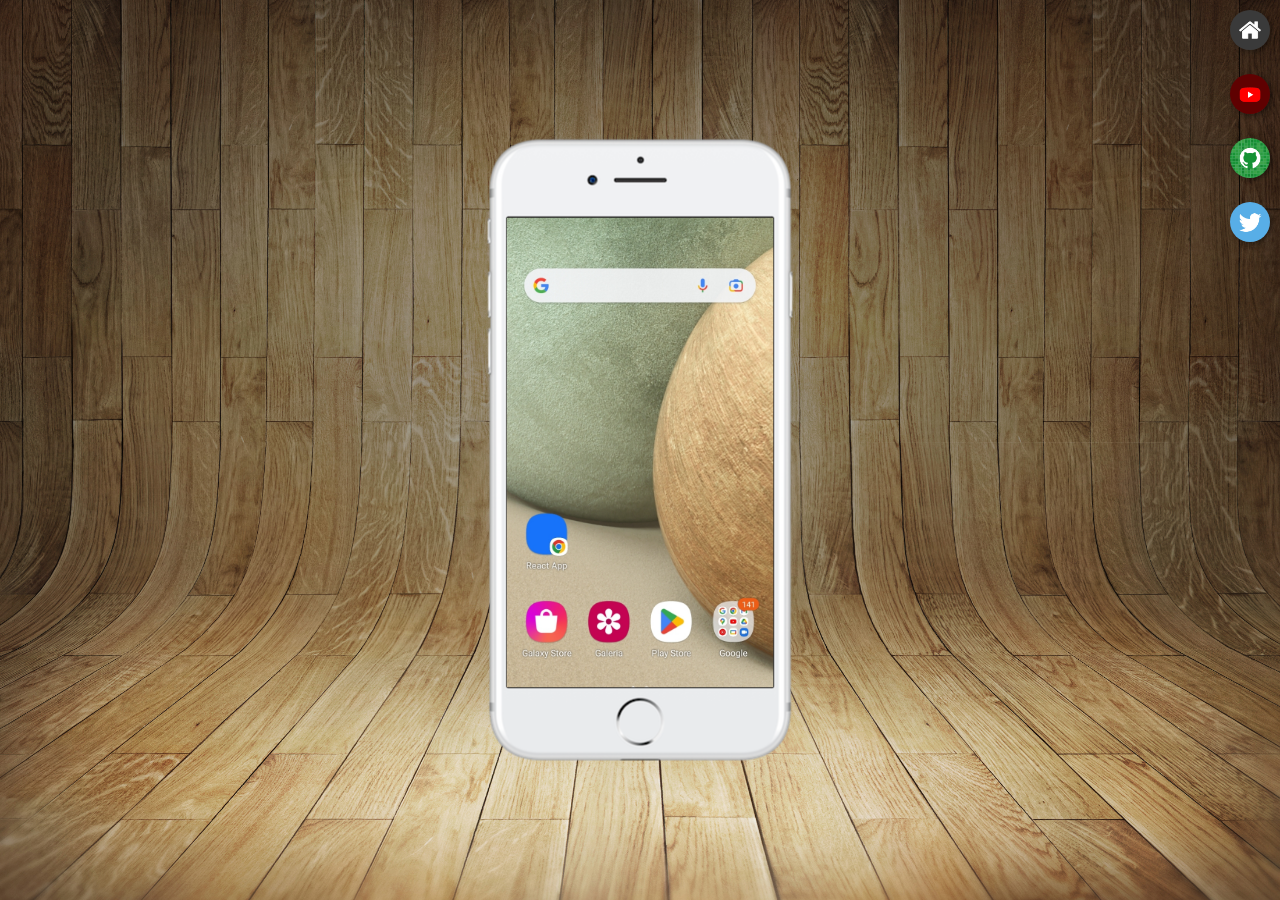
<file: index.html>
<!DOCTYPE html>
<html lang="pt-br">
<head>
    <meta charset="UTF-8">
    <meta http-equiv="X-UA-Compatible" content="IE=edge">
    <meta name="viewport" content="width=device-width, initial-scale=1.0">
    <link rel="shortcut icon" href="favicon.ico" type="image/x-icon">
    <link rel="stylesheet" href="estilos/style.css">
    <title>Projeto Redes Sociais</title>
</head>
<body>
    <main>
        <section id="telefone">
            <iframe src="home.html" name="tela" id="tela" frameborder="0">
                Seu Navegador não é compatível com isso.
            </iframe>
        </section>
        <section id="redes-sociais">
            <a href="home.html" target="tela"><img src="imagens/logo-home.jpg" alt="Home"></a><br>
            <a href="youtube.html" target="tela"><img src="imagens/logo-youtube.jpg" alt="YouTube"></a><br>
            <a href="github.html" target="tela"><img src="imagens/logo-github.jpg" alt="GitHub"></a><br>
            <a href="twitter.html" target="tela"><img src="imagens/logo-twitter.jpg" alt="Twitter"></a>
            <a href="#" target="tela"></a>
            <a href="#" target="tela"></a>
        </section>
    </main>
</body>
</html>
</file>
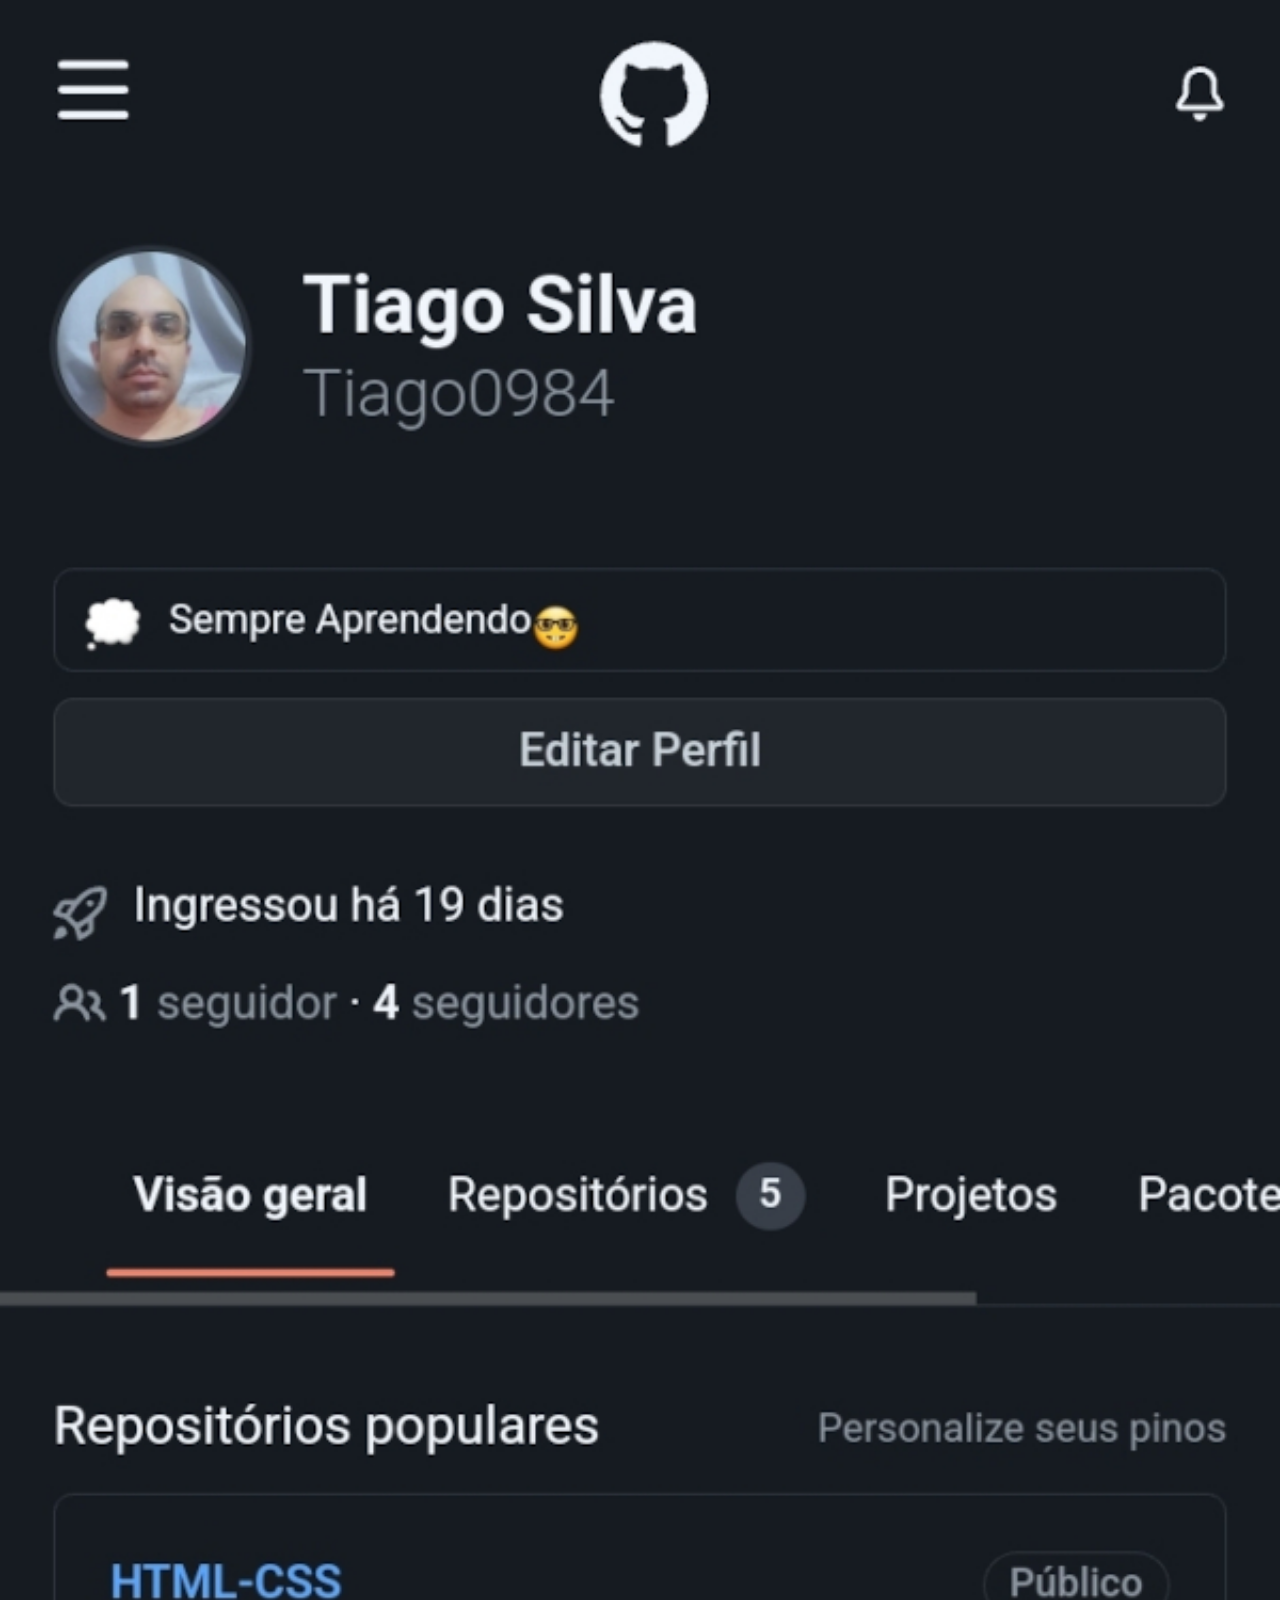
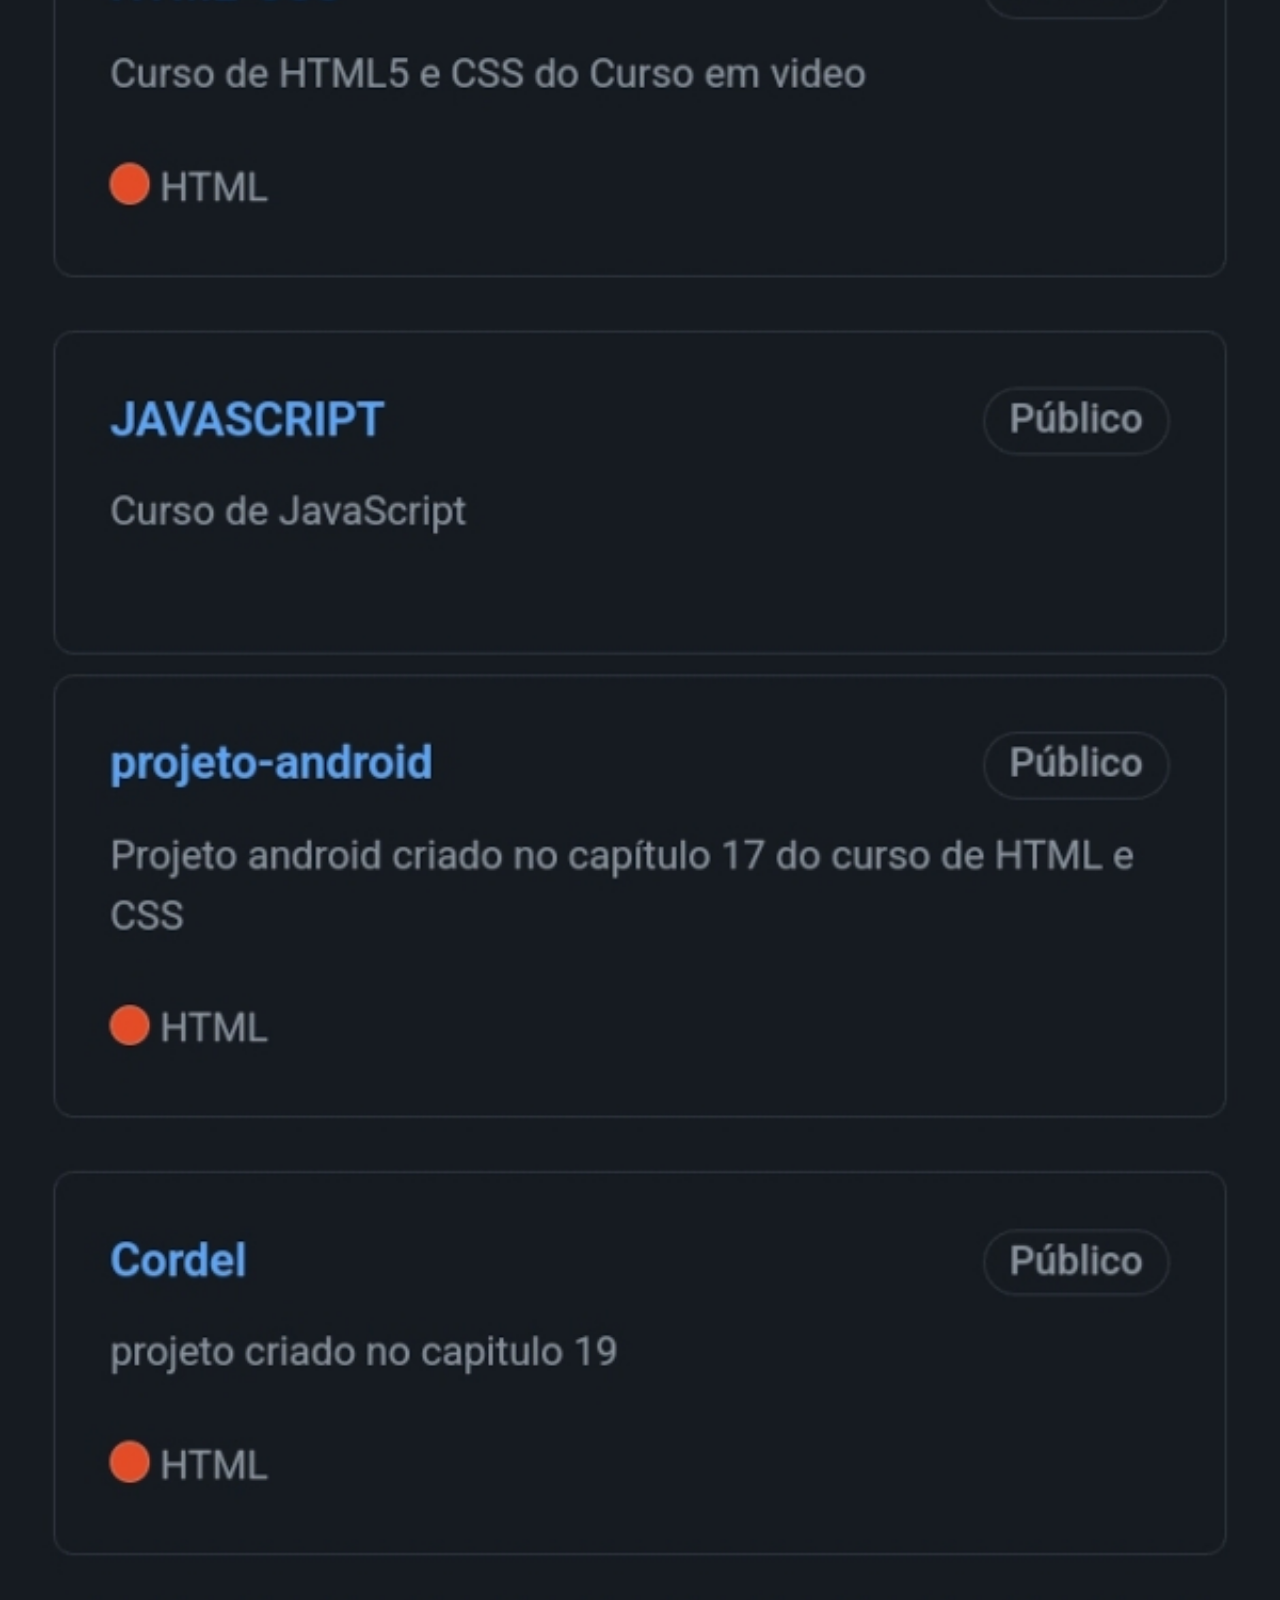
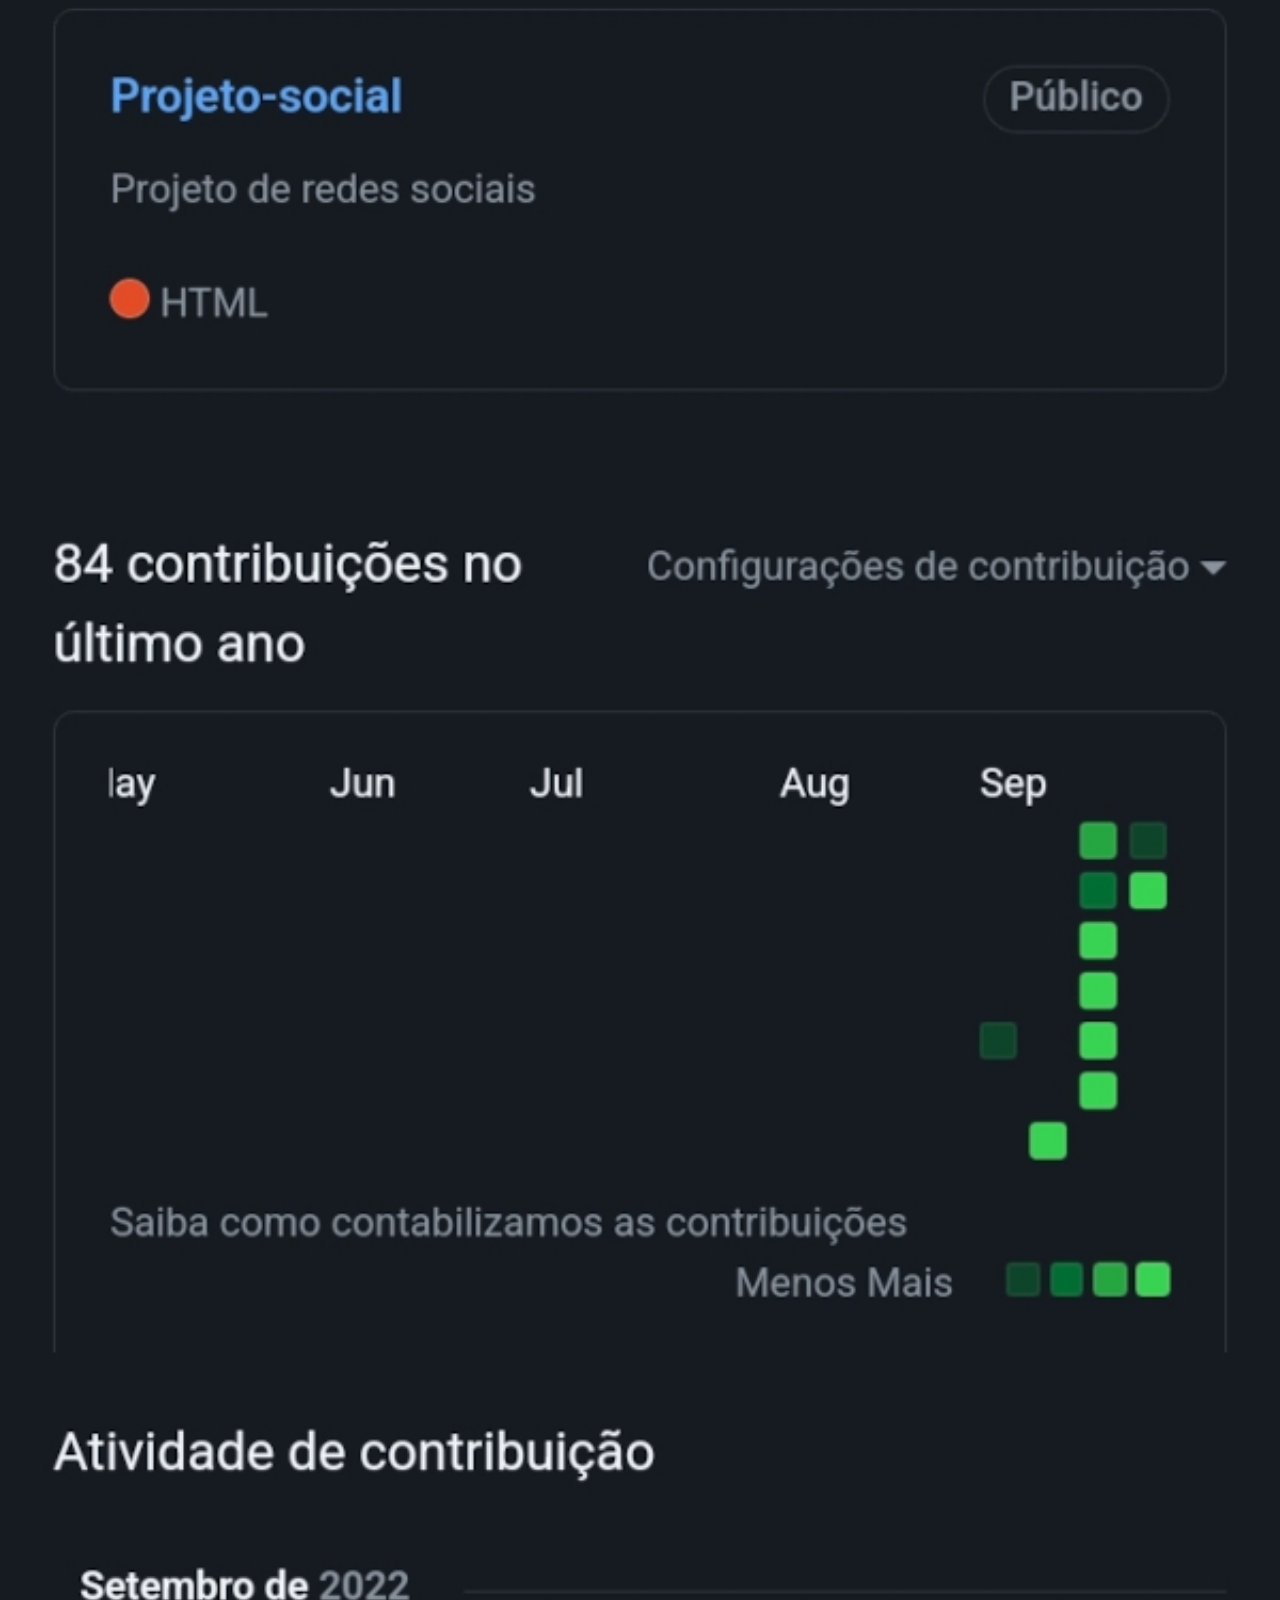
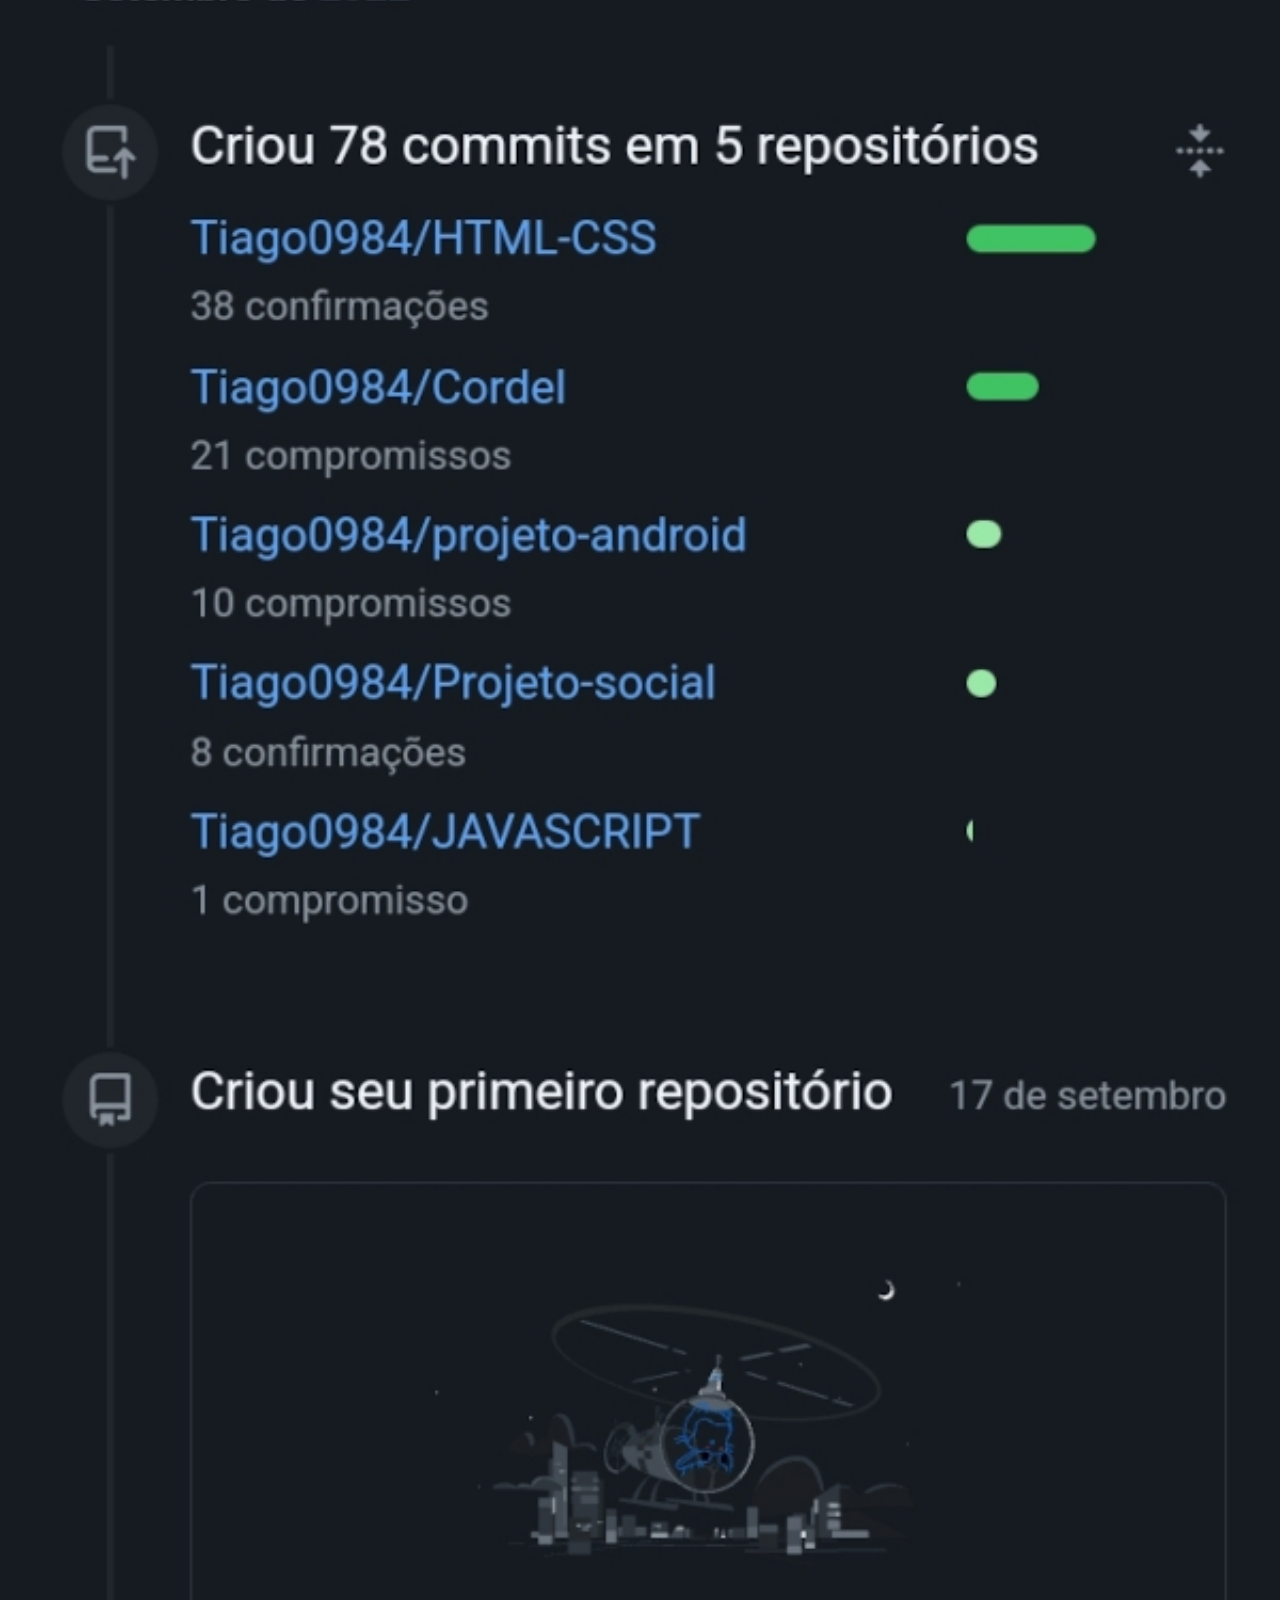
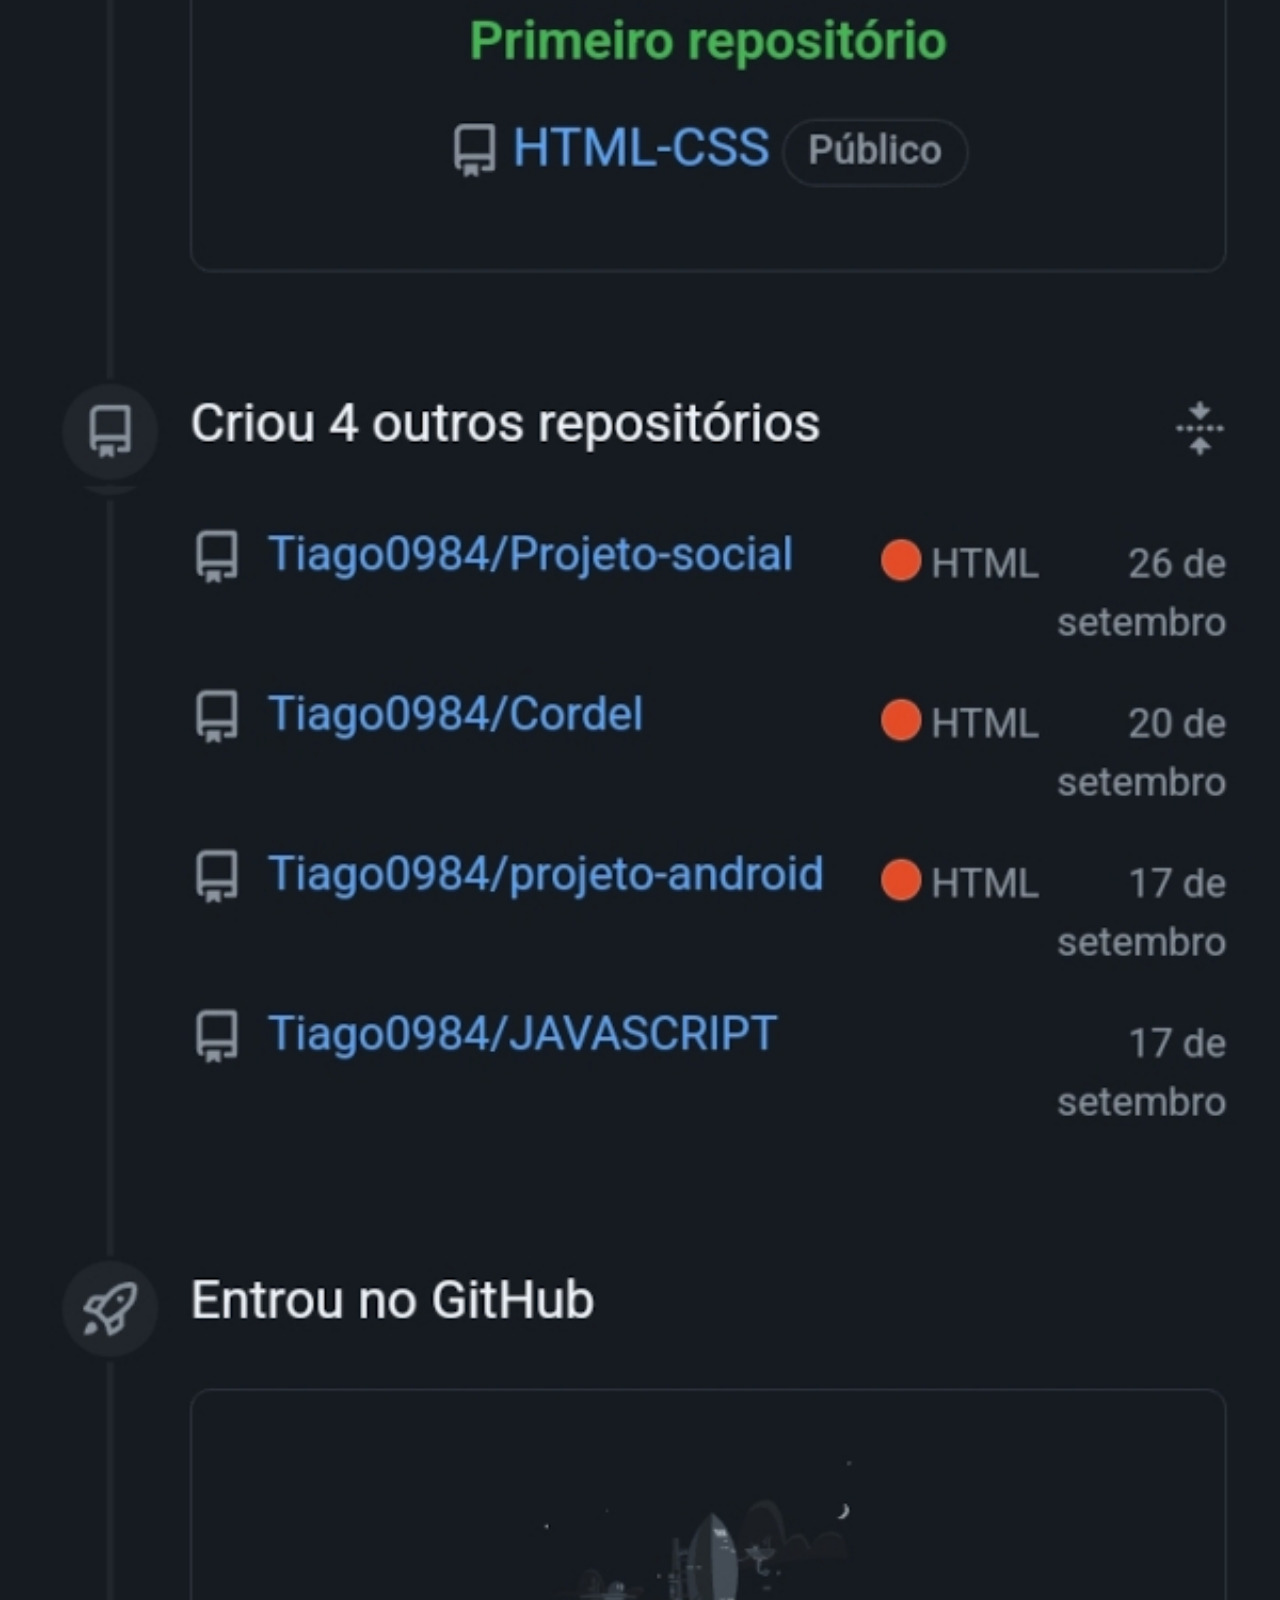
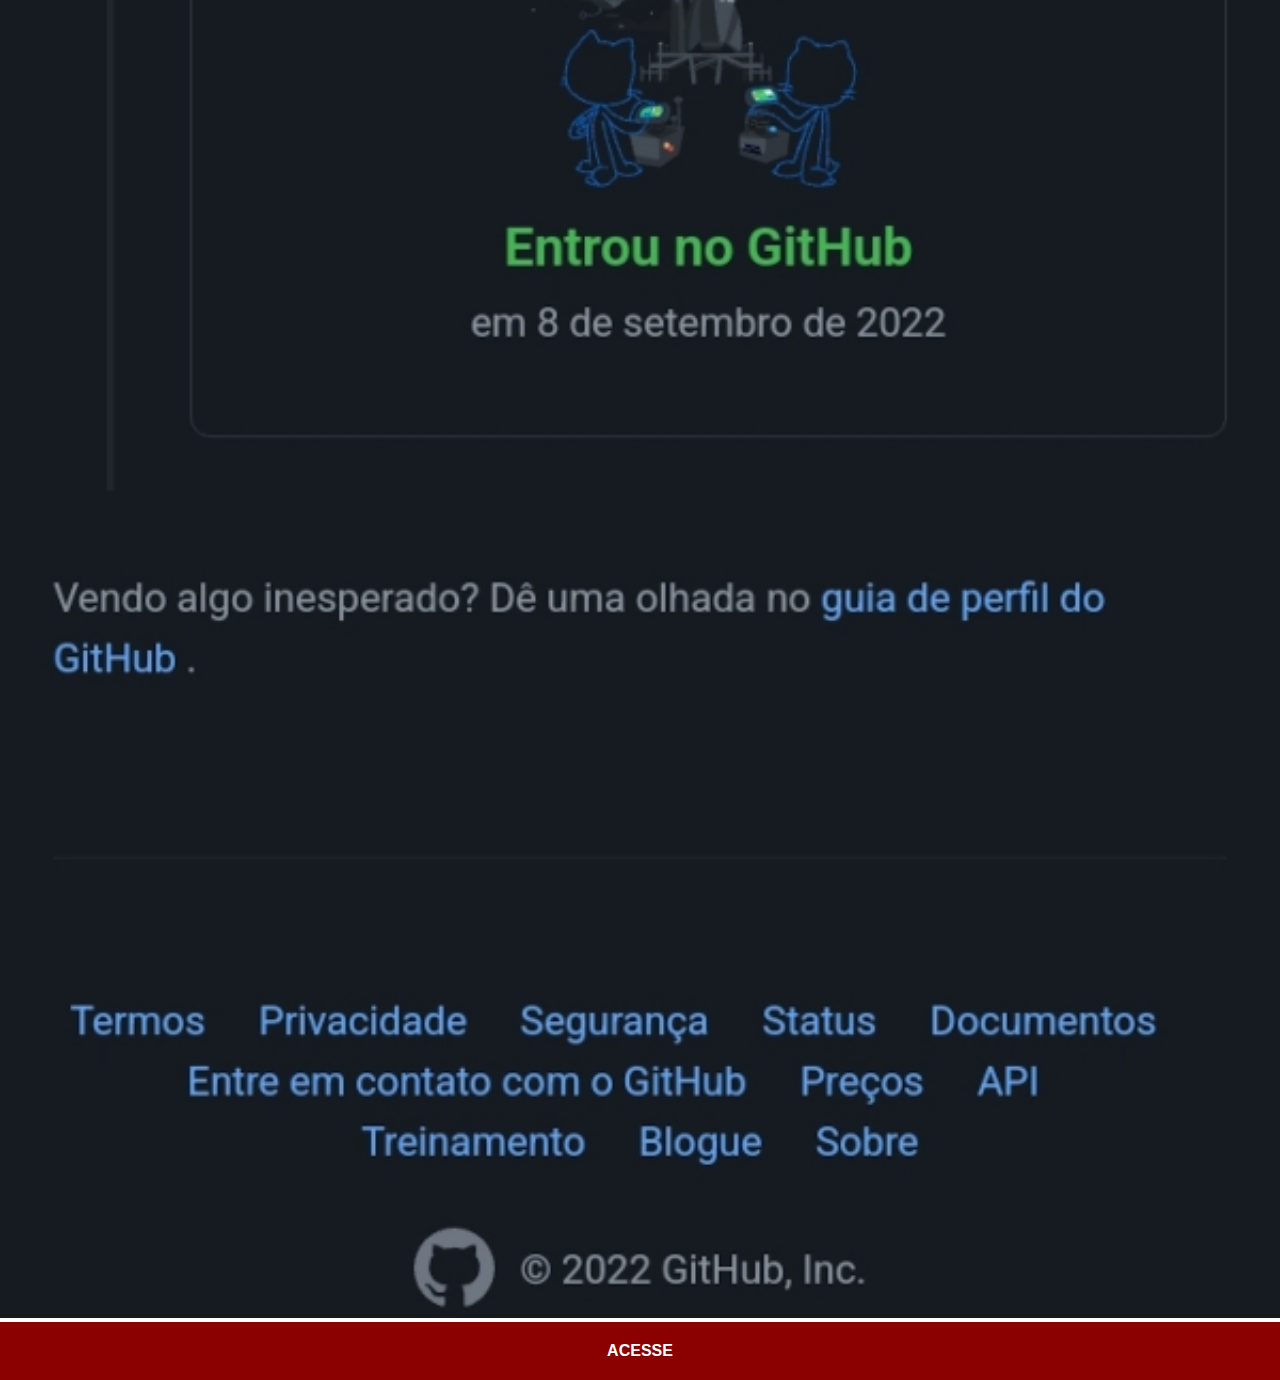
<file: github.html>
<!DOCTYPE html>
<html lang="pt-br">
<head>
    <meta charset="UTF-8">
    <meta http-equiv="X-UA-Compatible" content="IE=edge">
    <meta name="viewport" content="width=device-width, initial-scale=1.0">
    <title>YouTube</title>
    <style>
        *{
            margin: 0px;
            padding: 0px;
            font-family: Arial, Helvetica, sans-serif; 
        }

        ::-webkit-scrollbar{
            width: 0px;
            height: 0px;
        }

        img{
            width: 100vw;
        }
        a{
            display: block;
            background-color: darkred;
            padding: 20px;
            text-align: center;
            color: white;
            text-decoration: none;
            font-weight: bolder;
        }
        a:hover{
            text-decoration: underline;
        }
    </style>
</head>
<body>
    <img src="imagens/github.jpg" alt="YouTube">
    <a href="https://github.com/Tiago0984" target="_blank">ACESSE</a>
</body>
</html>
</file>
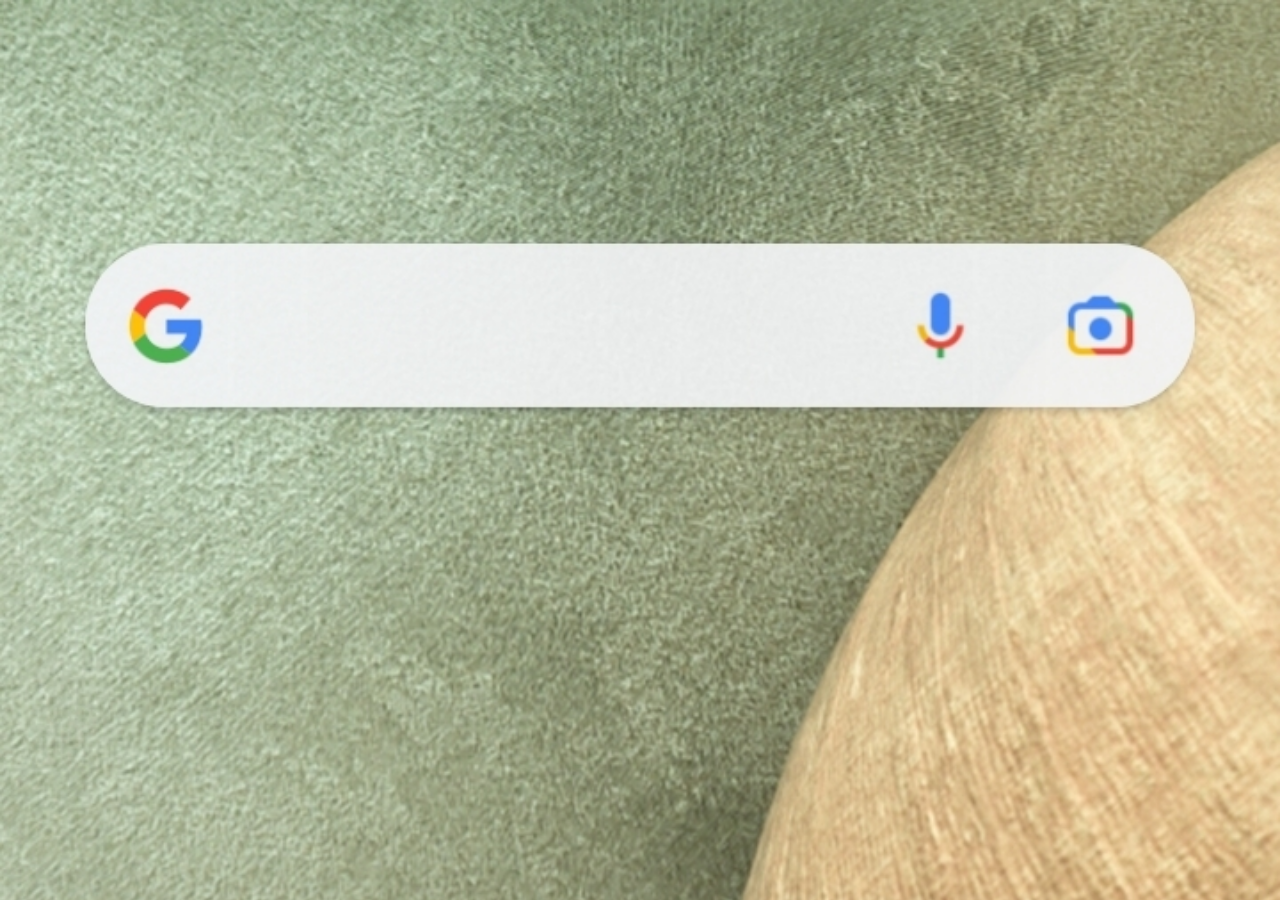
<file: home.html>
<!DOCTYPE html>
<html lang="pt-br">
<head>
    <meta charset="UTF-8">
    <meta http-equiv="X-UA-Compatible" content="IE=edge">
    <meta name="viewport" content="width=device-width, initial-scale=1.0">
    <title>Home</title>
</head>
<style>
    *{
        margin: 0px;
        padding: 0px;
    }

    body{
        width: 100vw;
        height: 100vh;
        background: black url(imagens/Home.jpg) no-repeat top center;
        background-size: cover;
    }
</style>
<body>
    
</body>
</html>
</file>
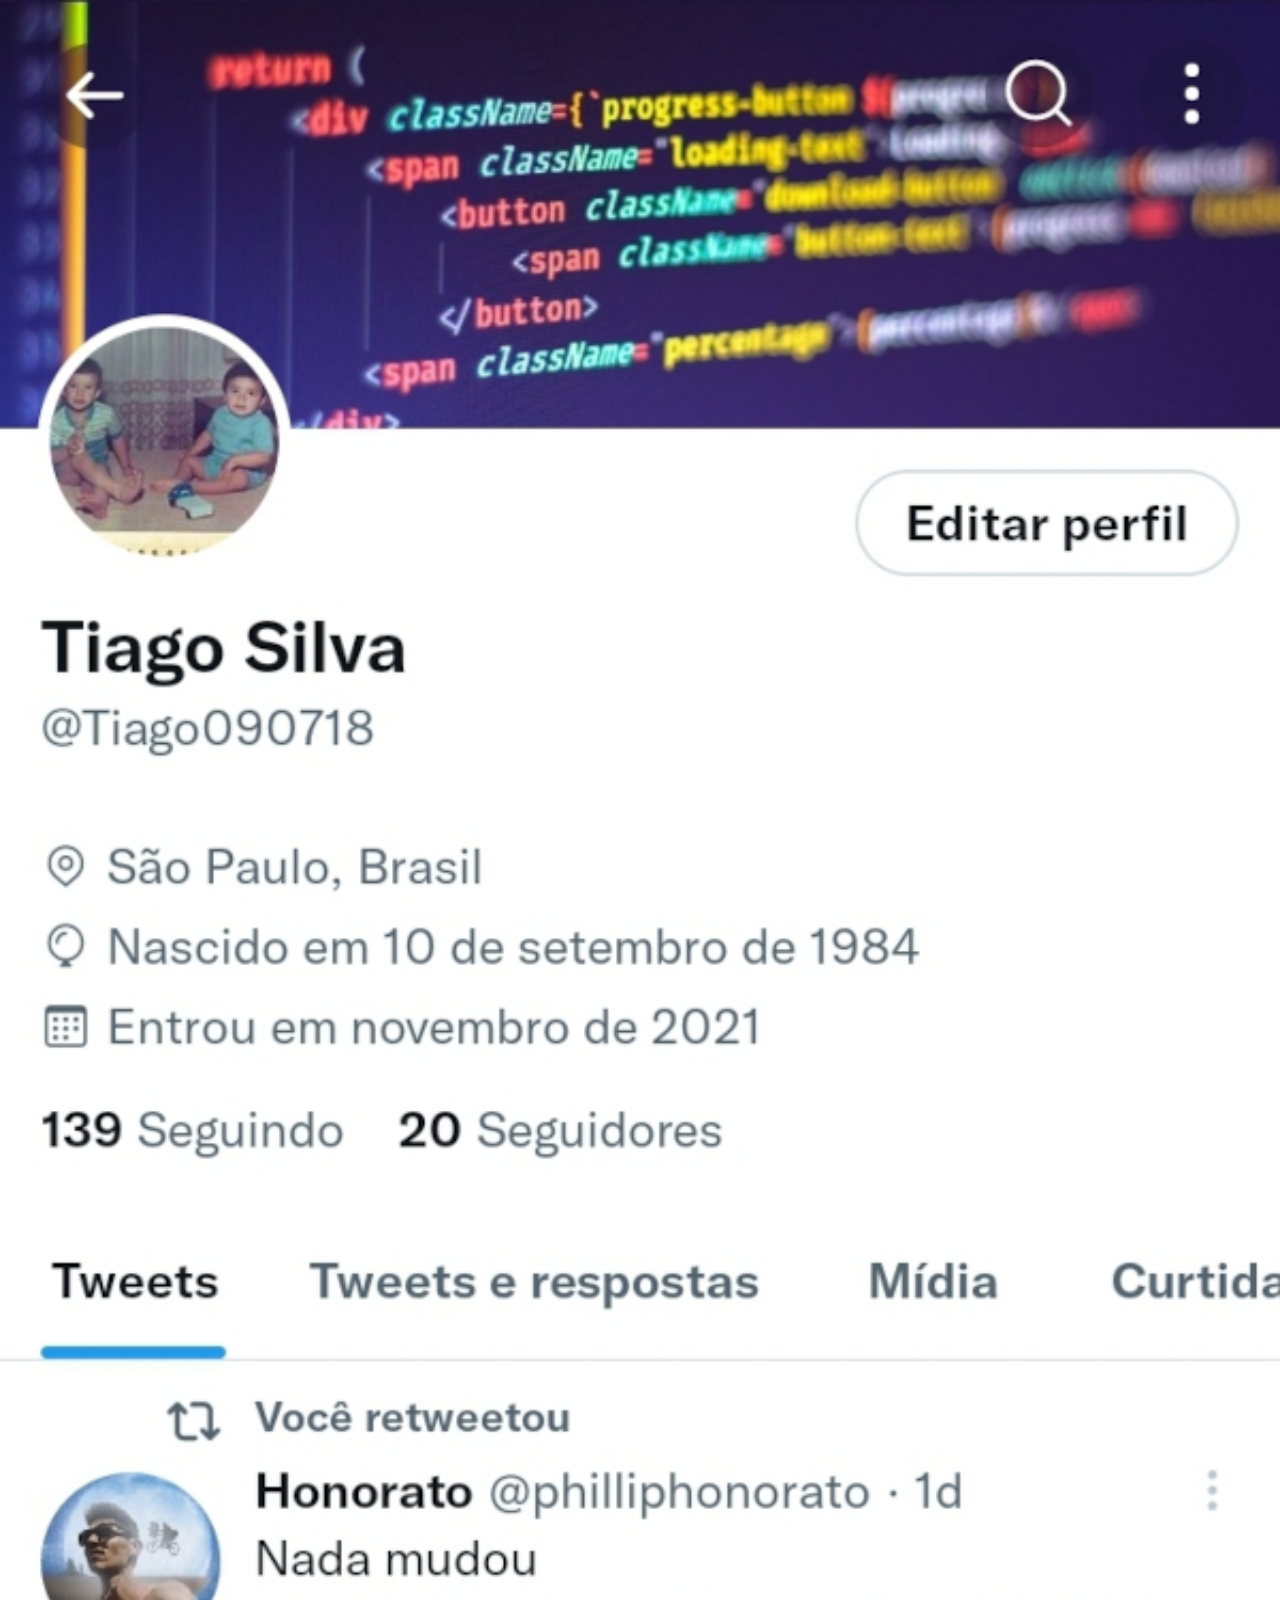
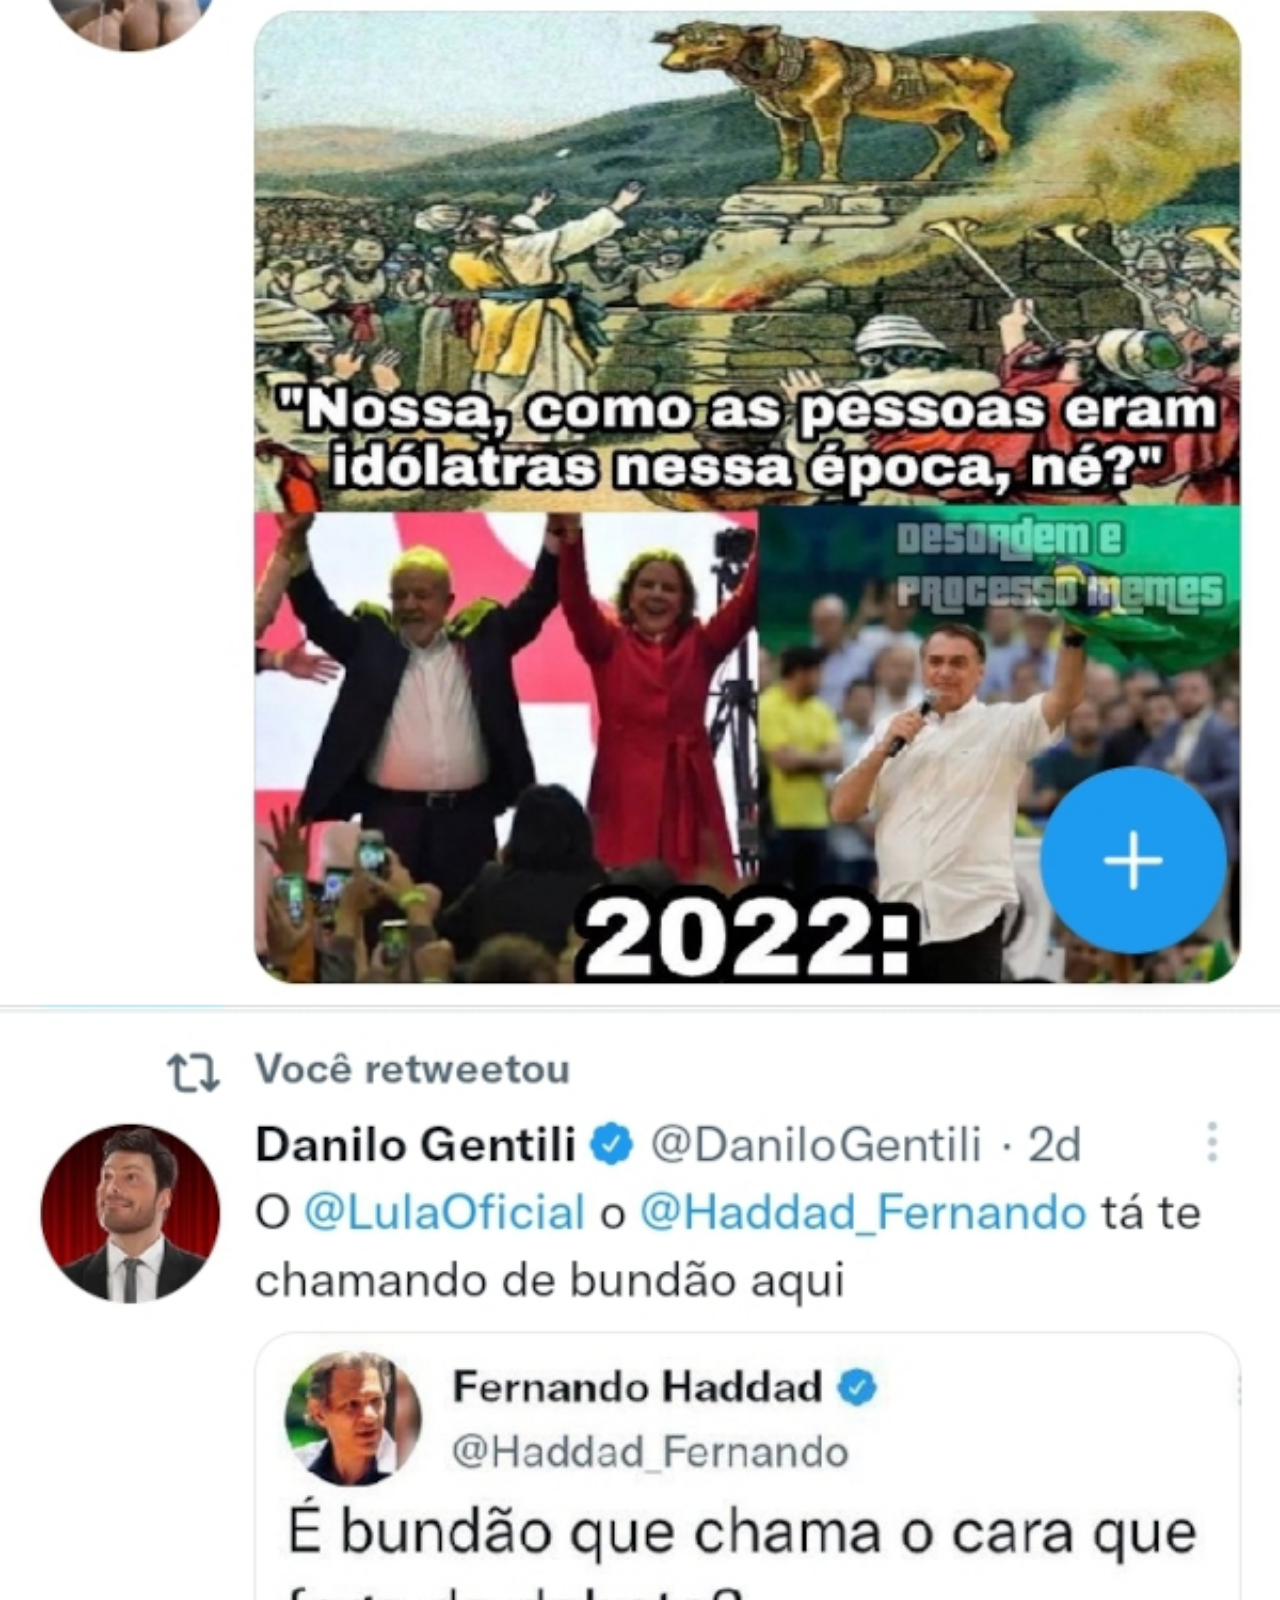
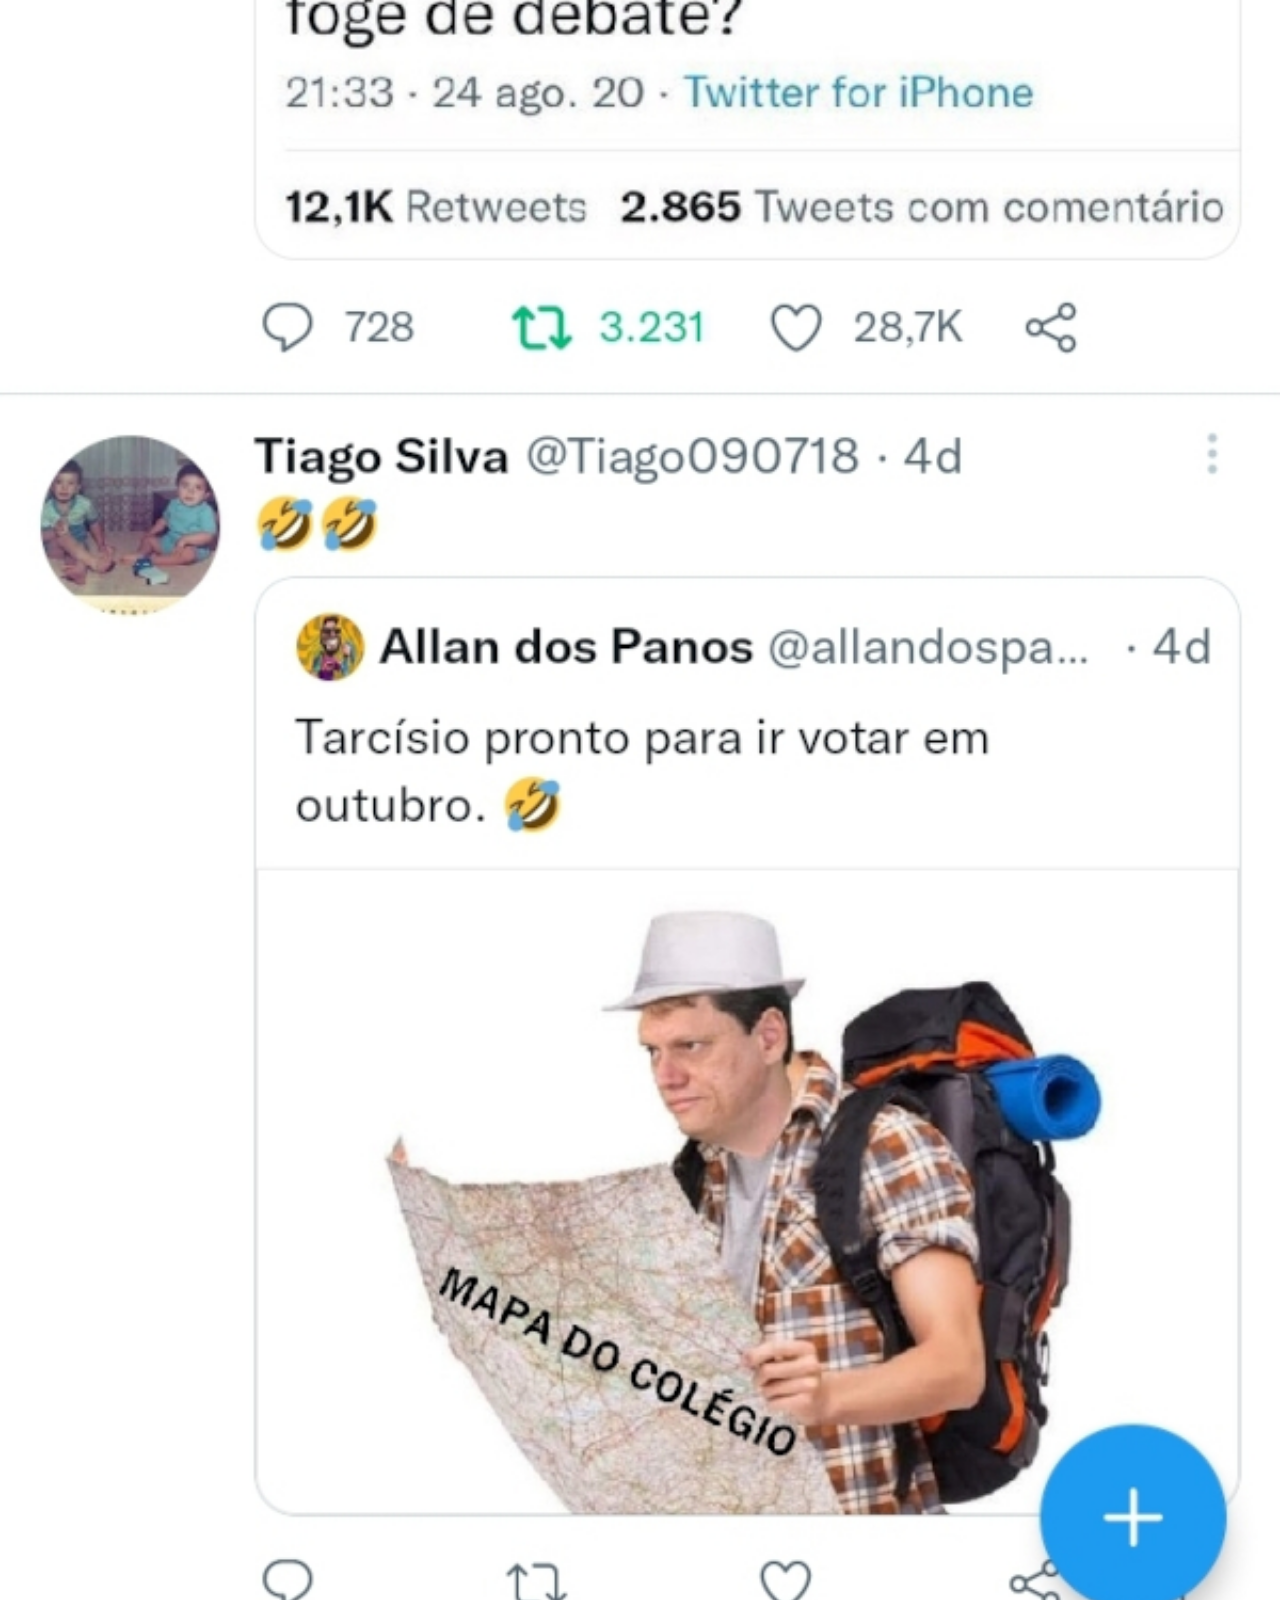
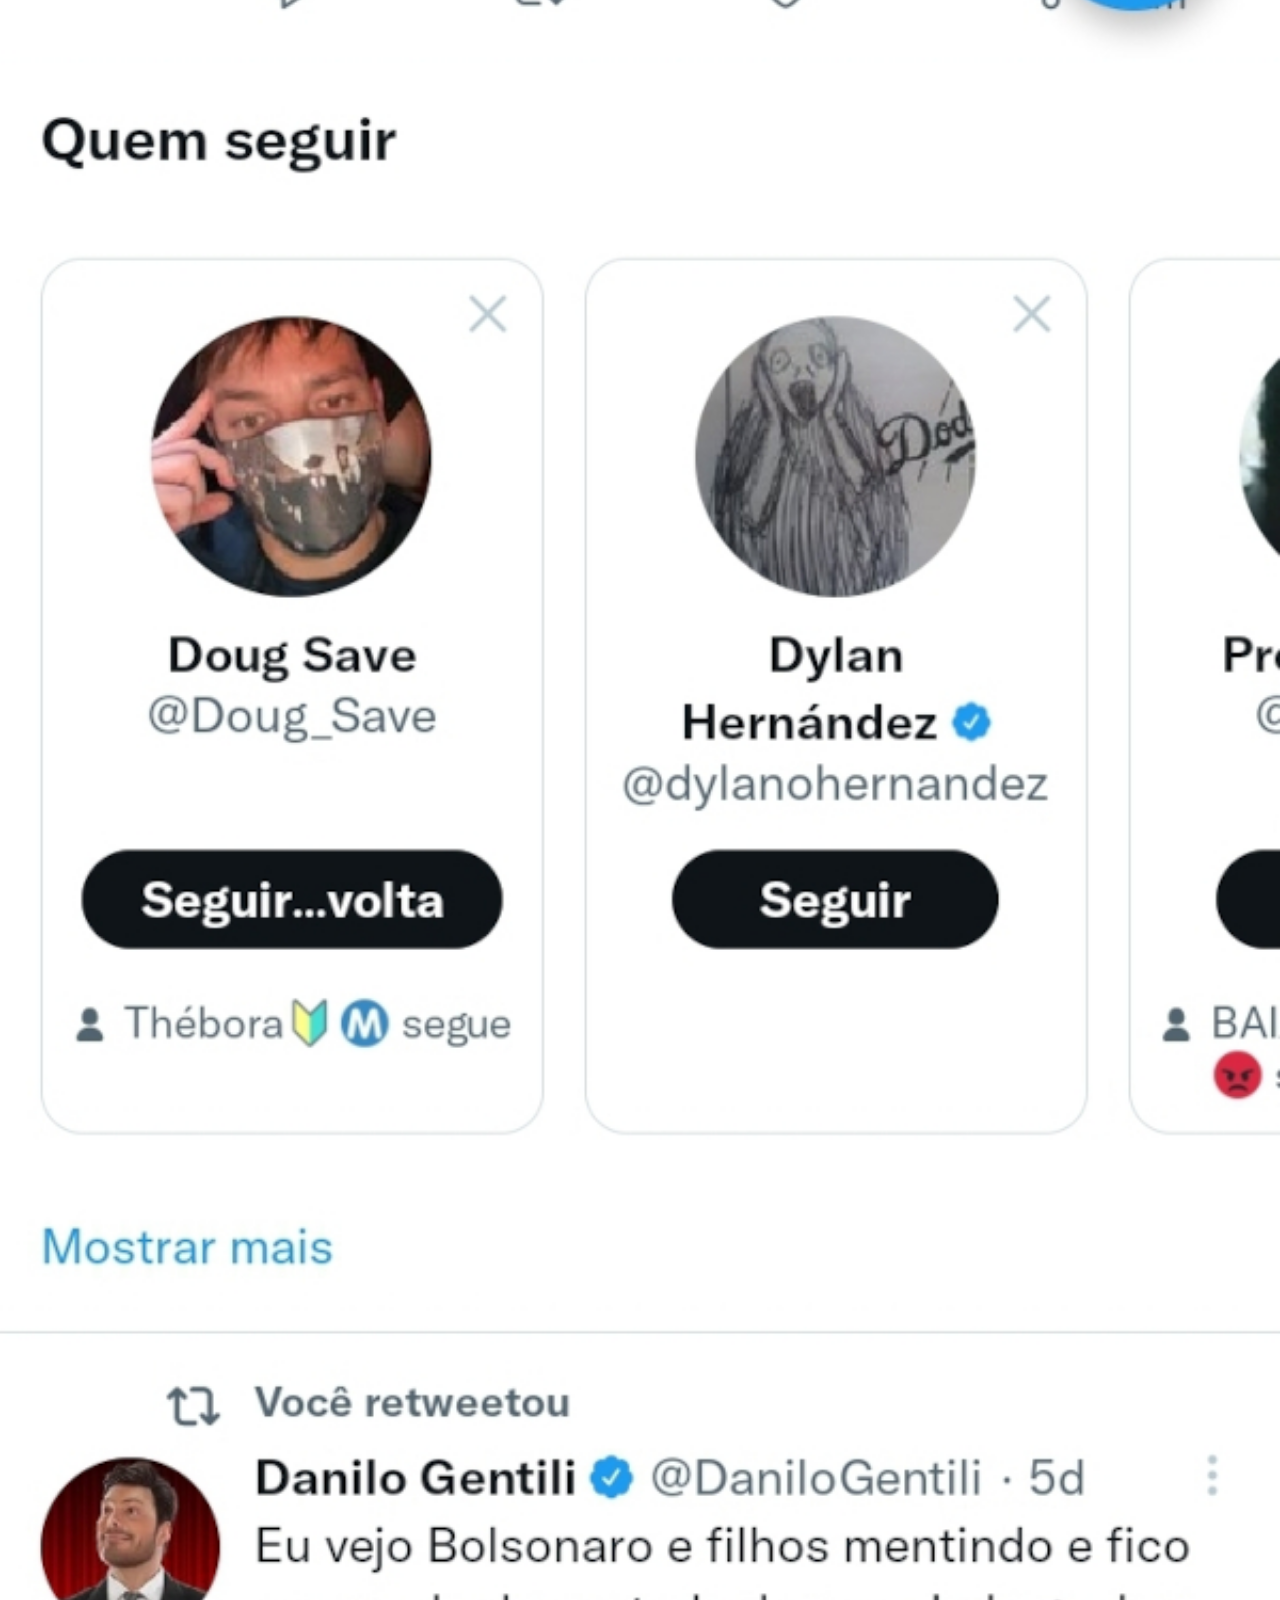
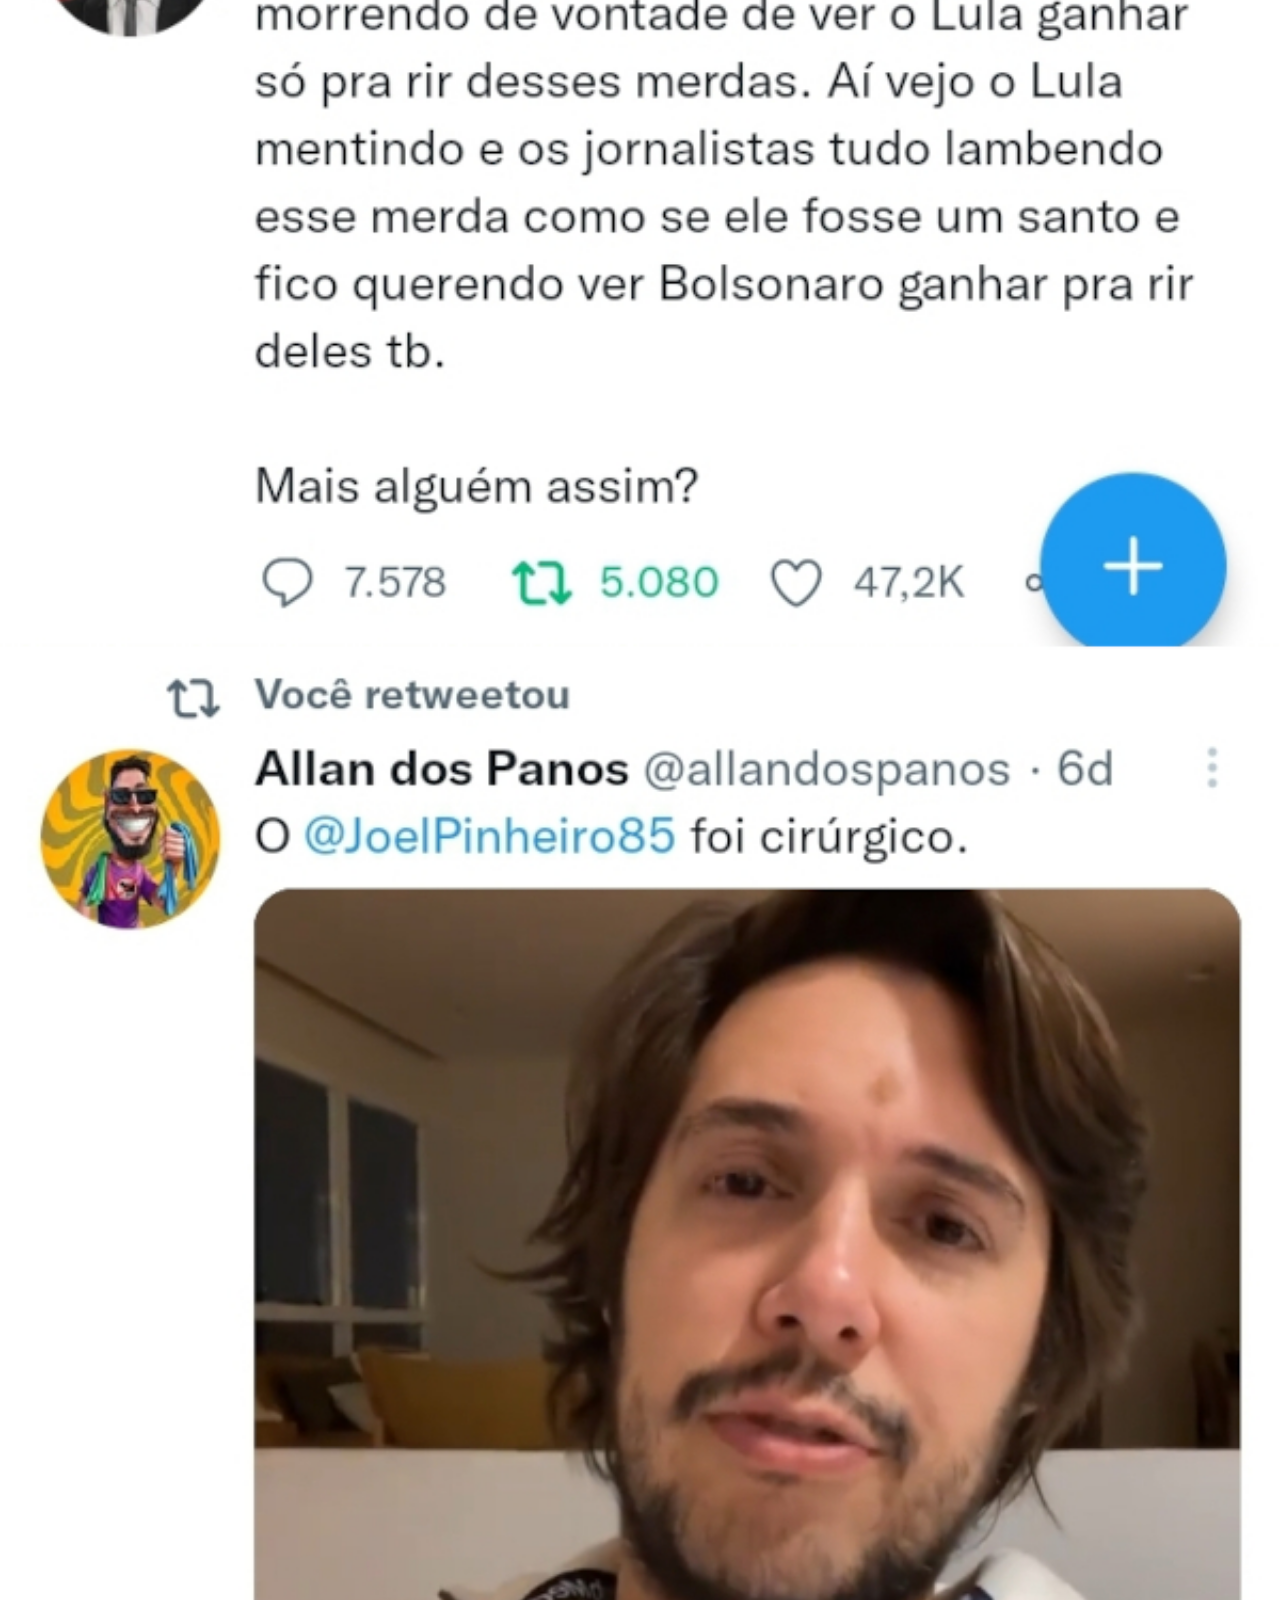
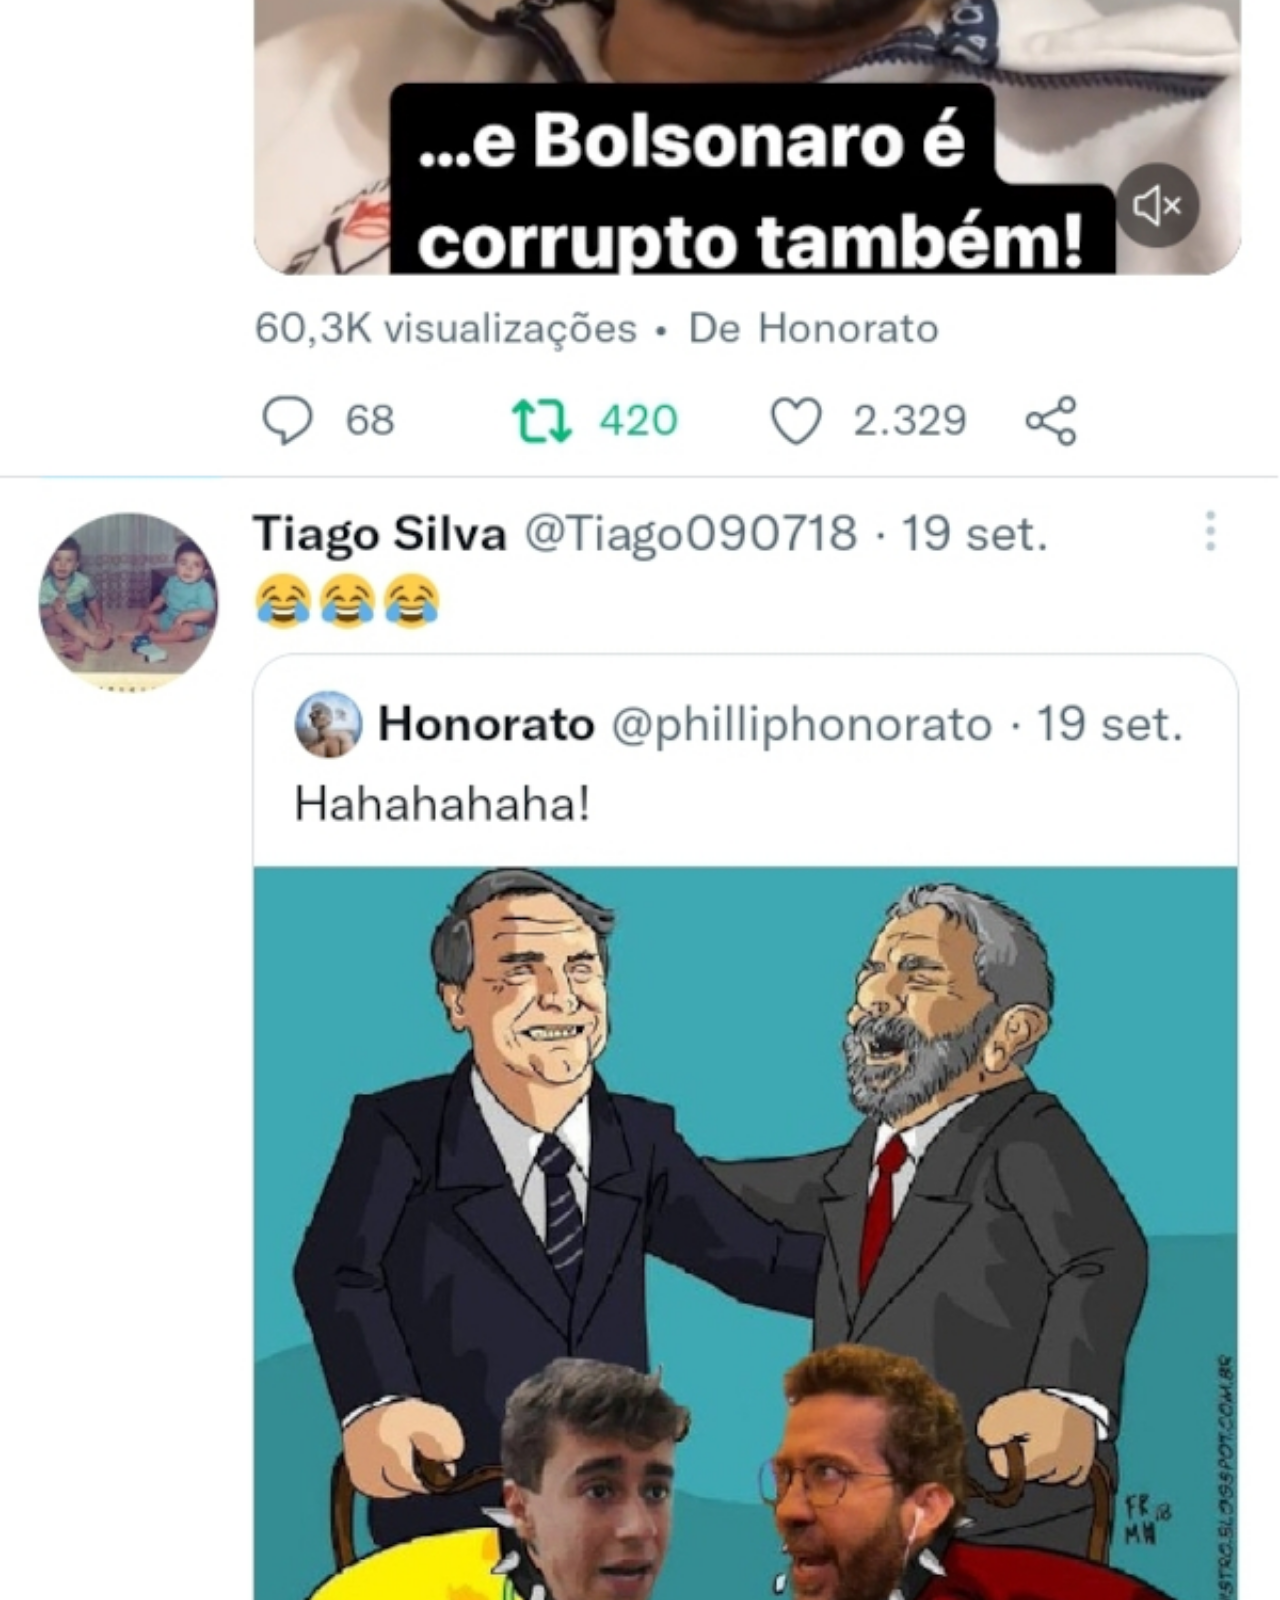
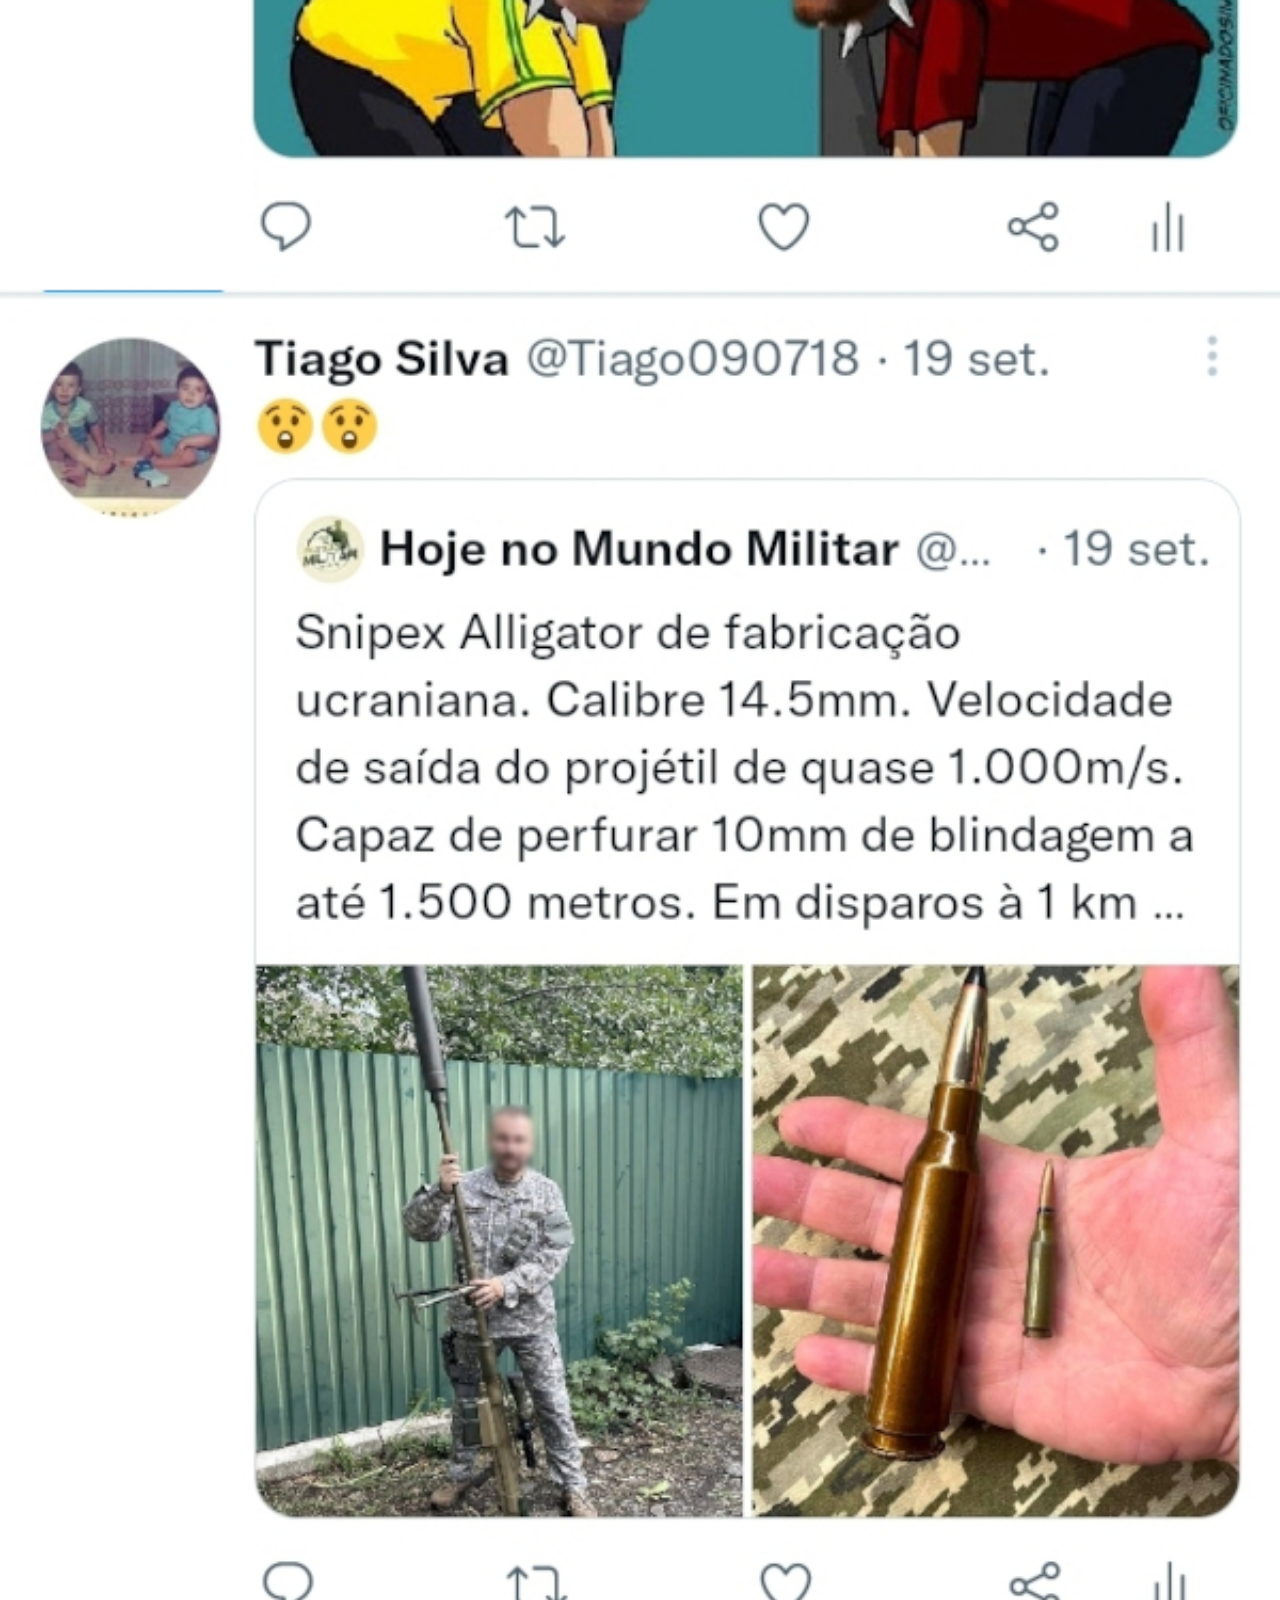
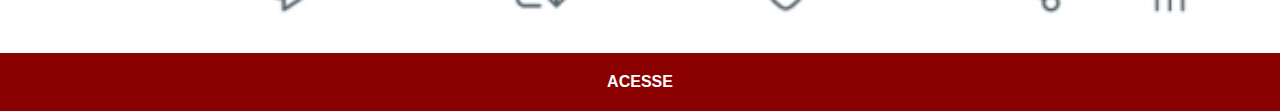
<file: twitter.html>
<!DOCTYPE html>
<html lang="pt-br">
<head>
    <meta charset="UTF-8">
    <meta http-equiv="X-UA-Compatible" content="IE=edge">
    <meta name="viewport" content="width=device-width, initial-scale=1.0">
    <title>YouTube</title>
    <style>
        *{
            margin: 0px;
            padding: 0px;
            font-family: Arial, Helvetica, sans-serif; 
        }

        ::-webkit-scrollbar{
            width: 0px;
            height: 0px;
        }

        img{
            width: 100vw;
        }
        a{
            display: block;
            background-color: darkred;
            padding: 20px;
            text-align: center;
            color: white;
            text-decoration: none;
            font-weight: bolder;
        }
        a:hover{
            text-decoration: underline;
        }
    </style>
</head>
<body>
    <img src="imagens/twitter.jpg" alt="YouTube">
    <a href="https://twitter.com/Tiago090718" target="_blank">ACESSE</a>
</body>
</html>
</file>
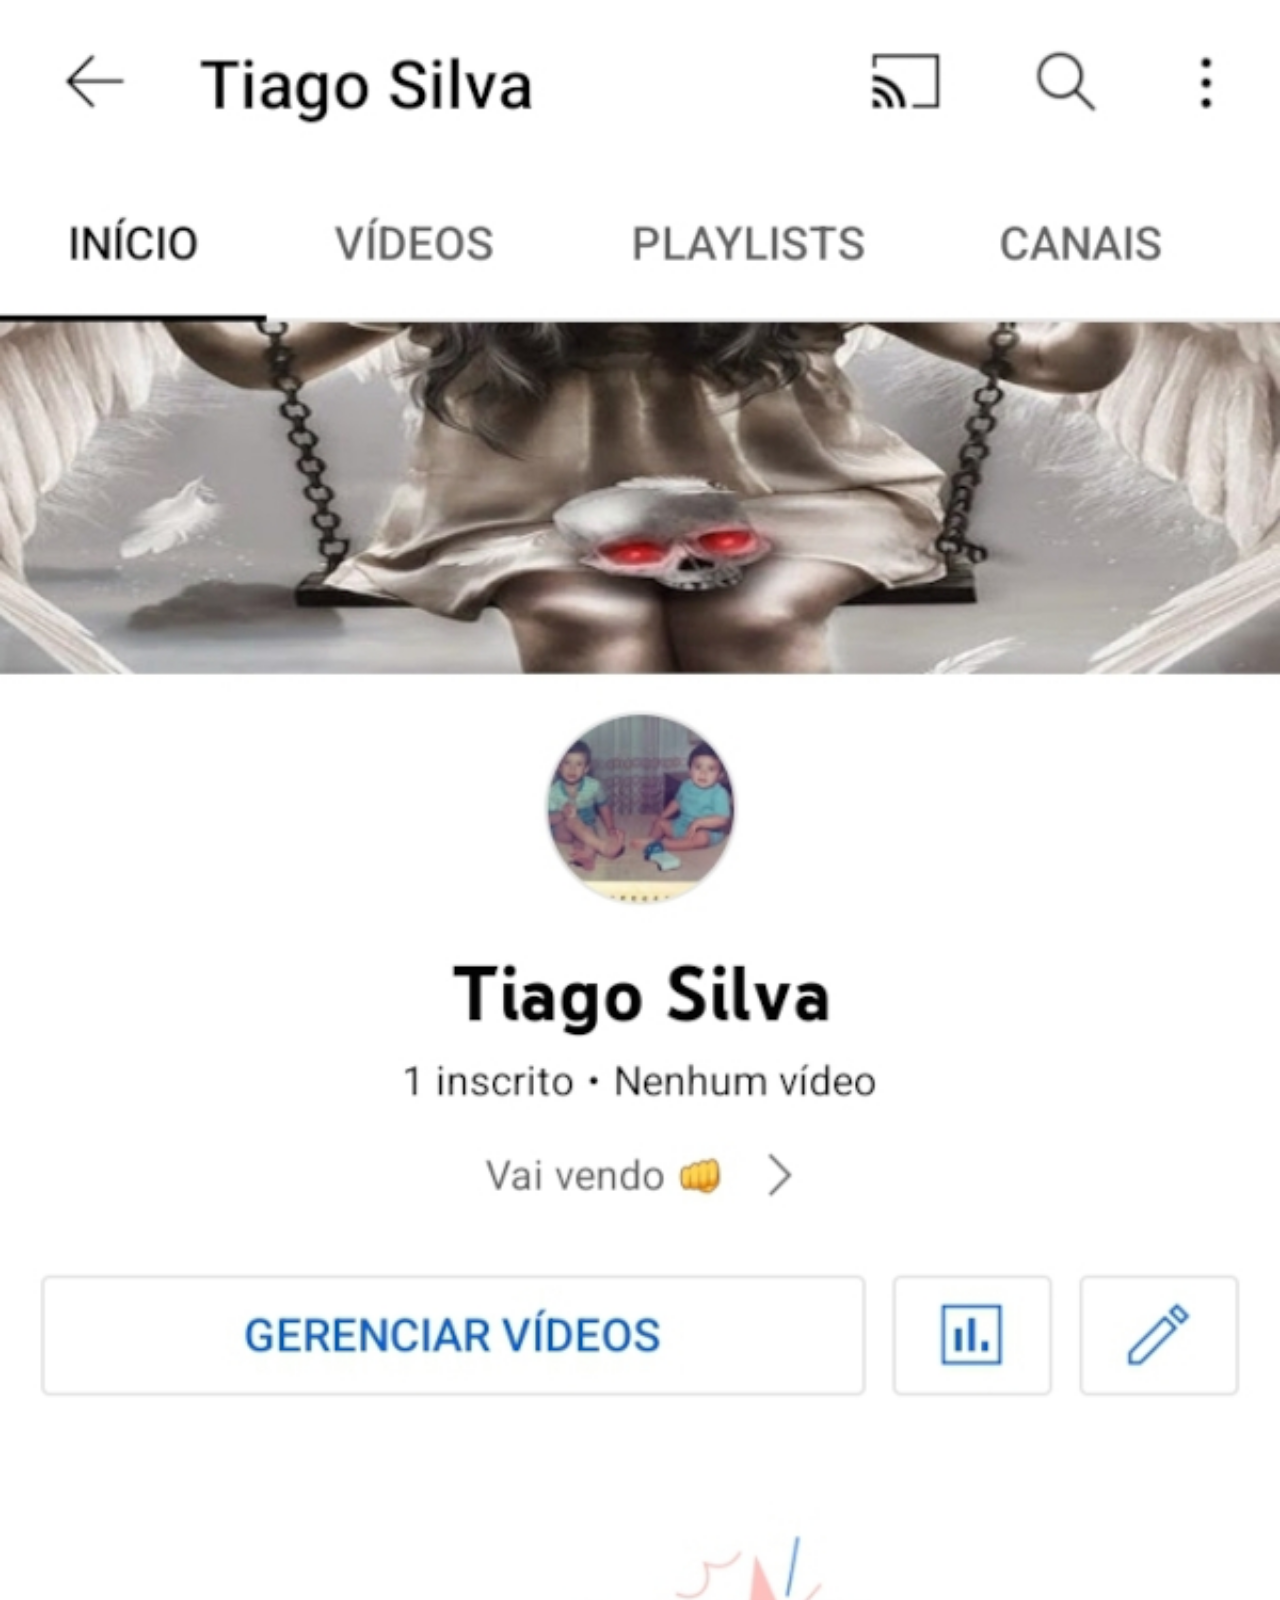
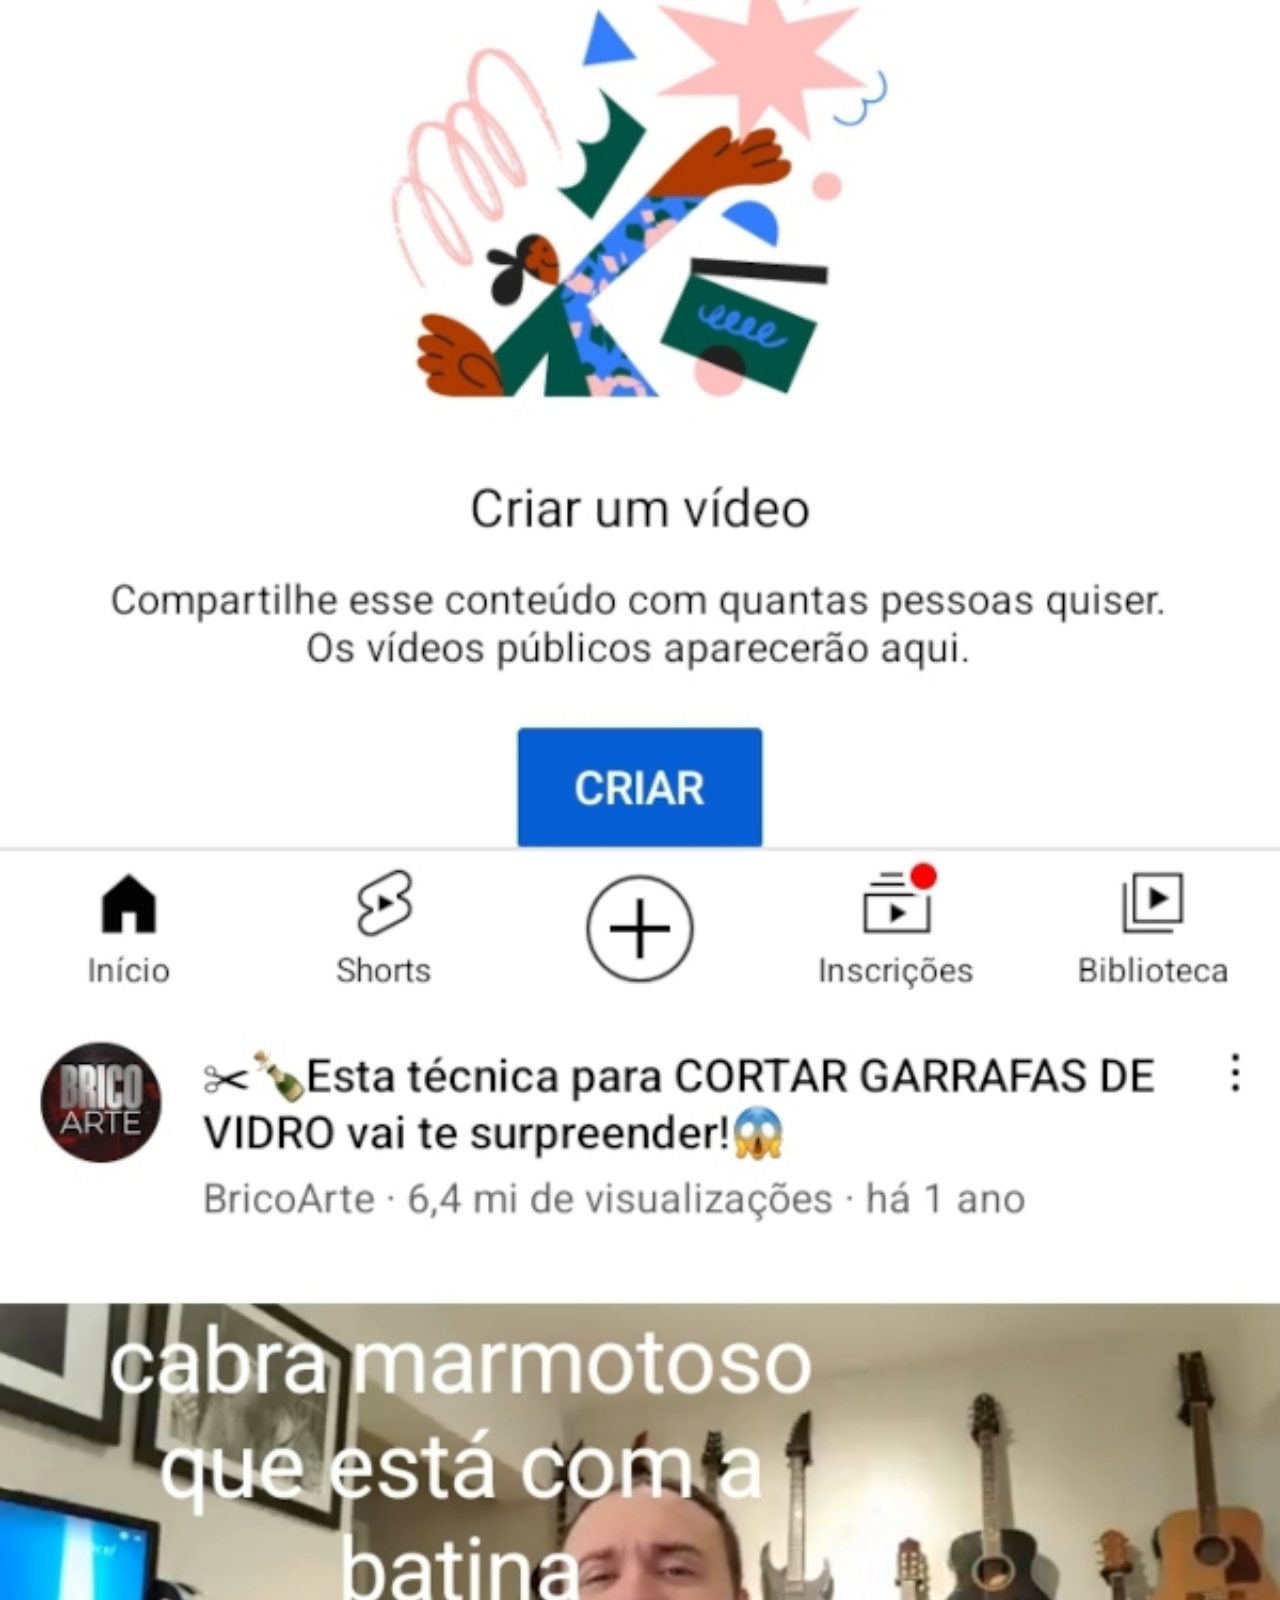
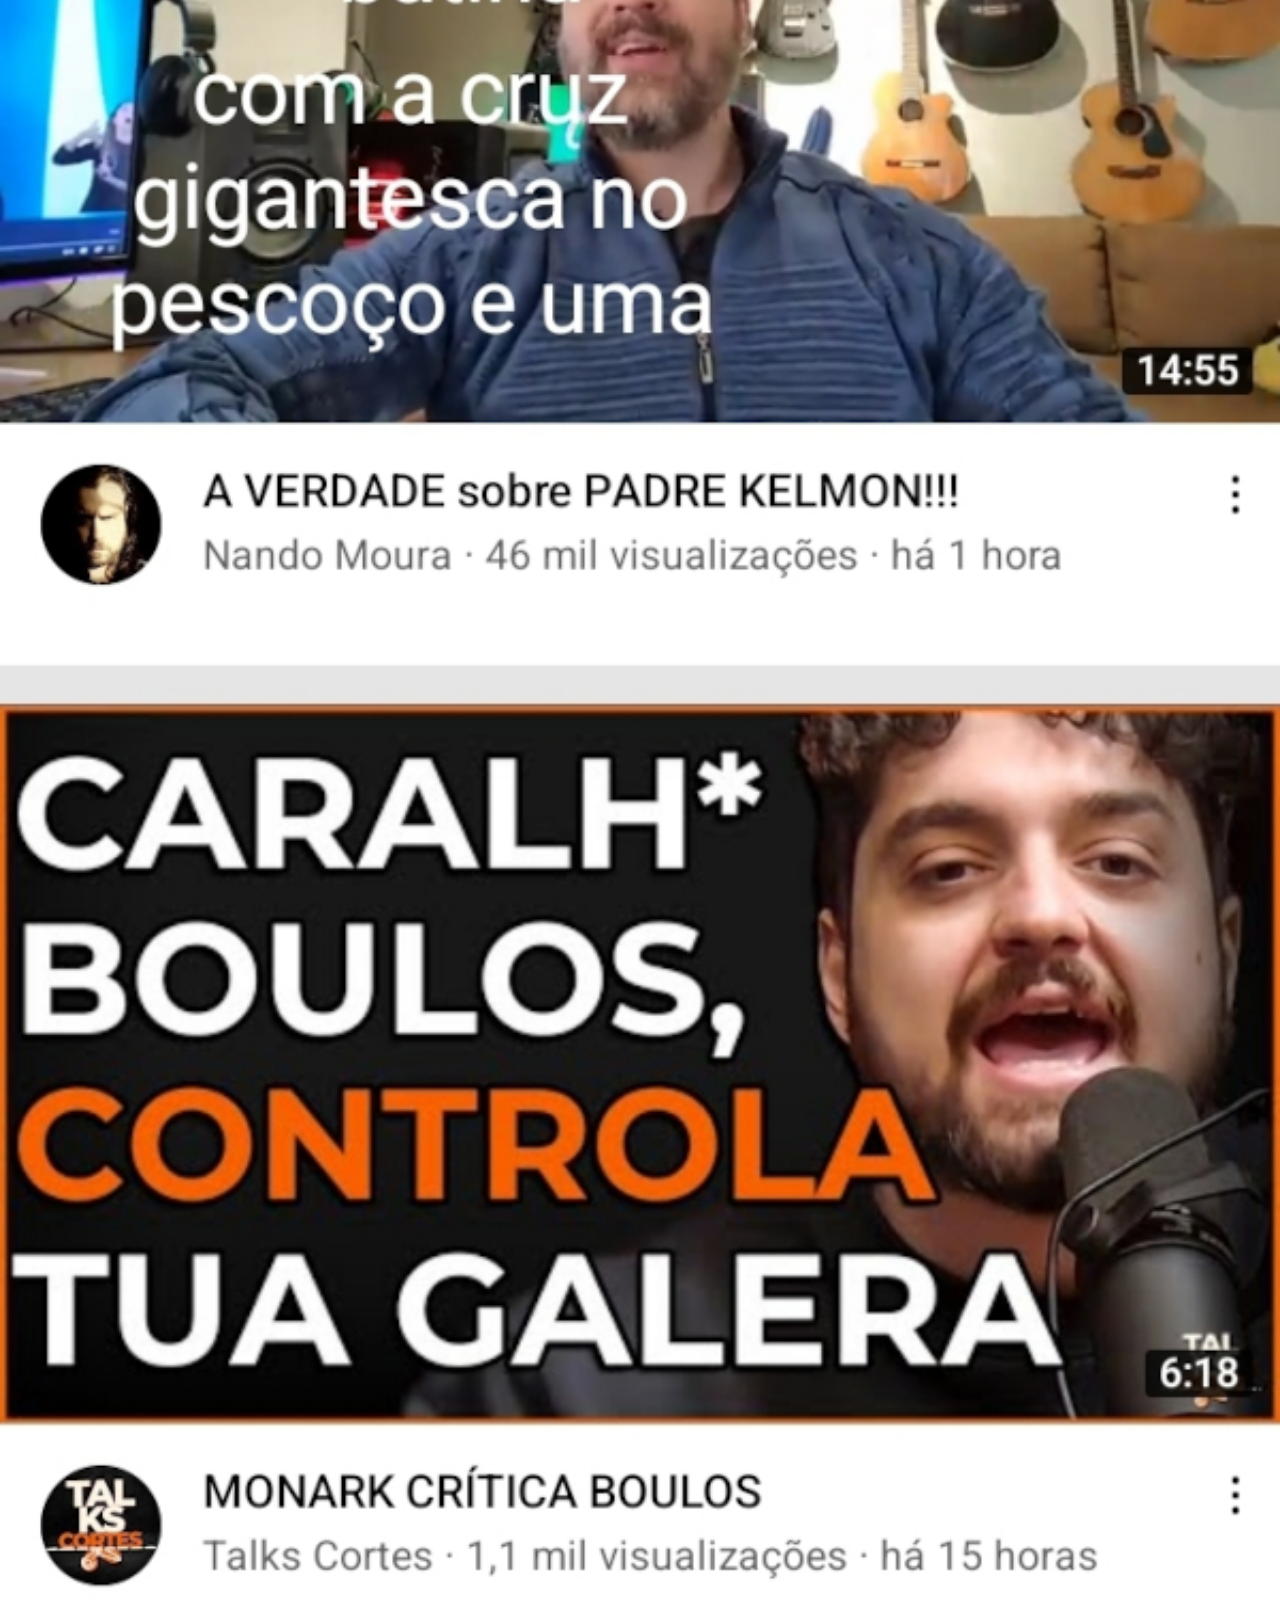
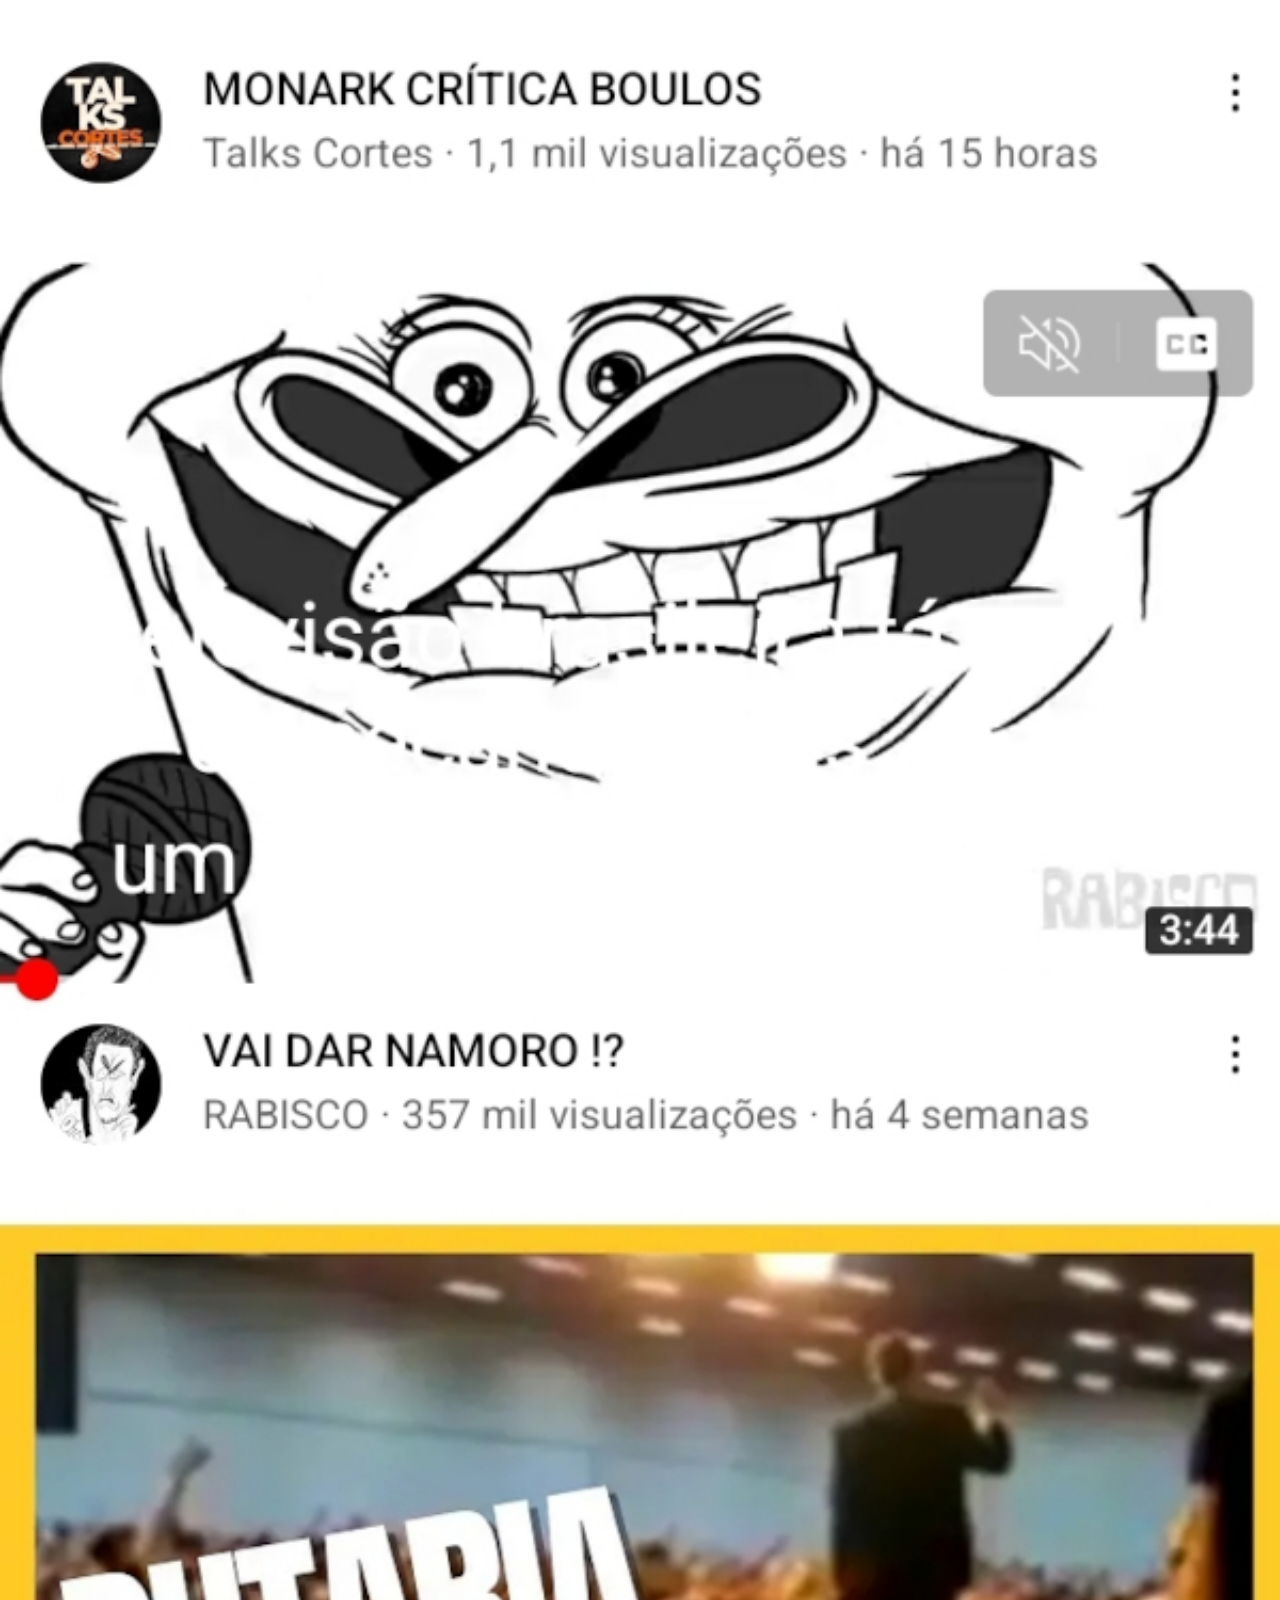
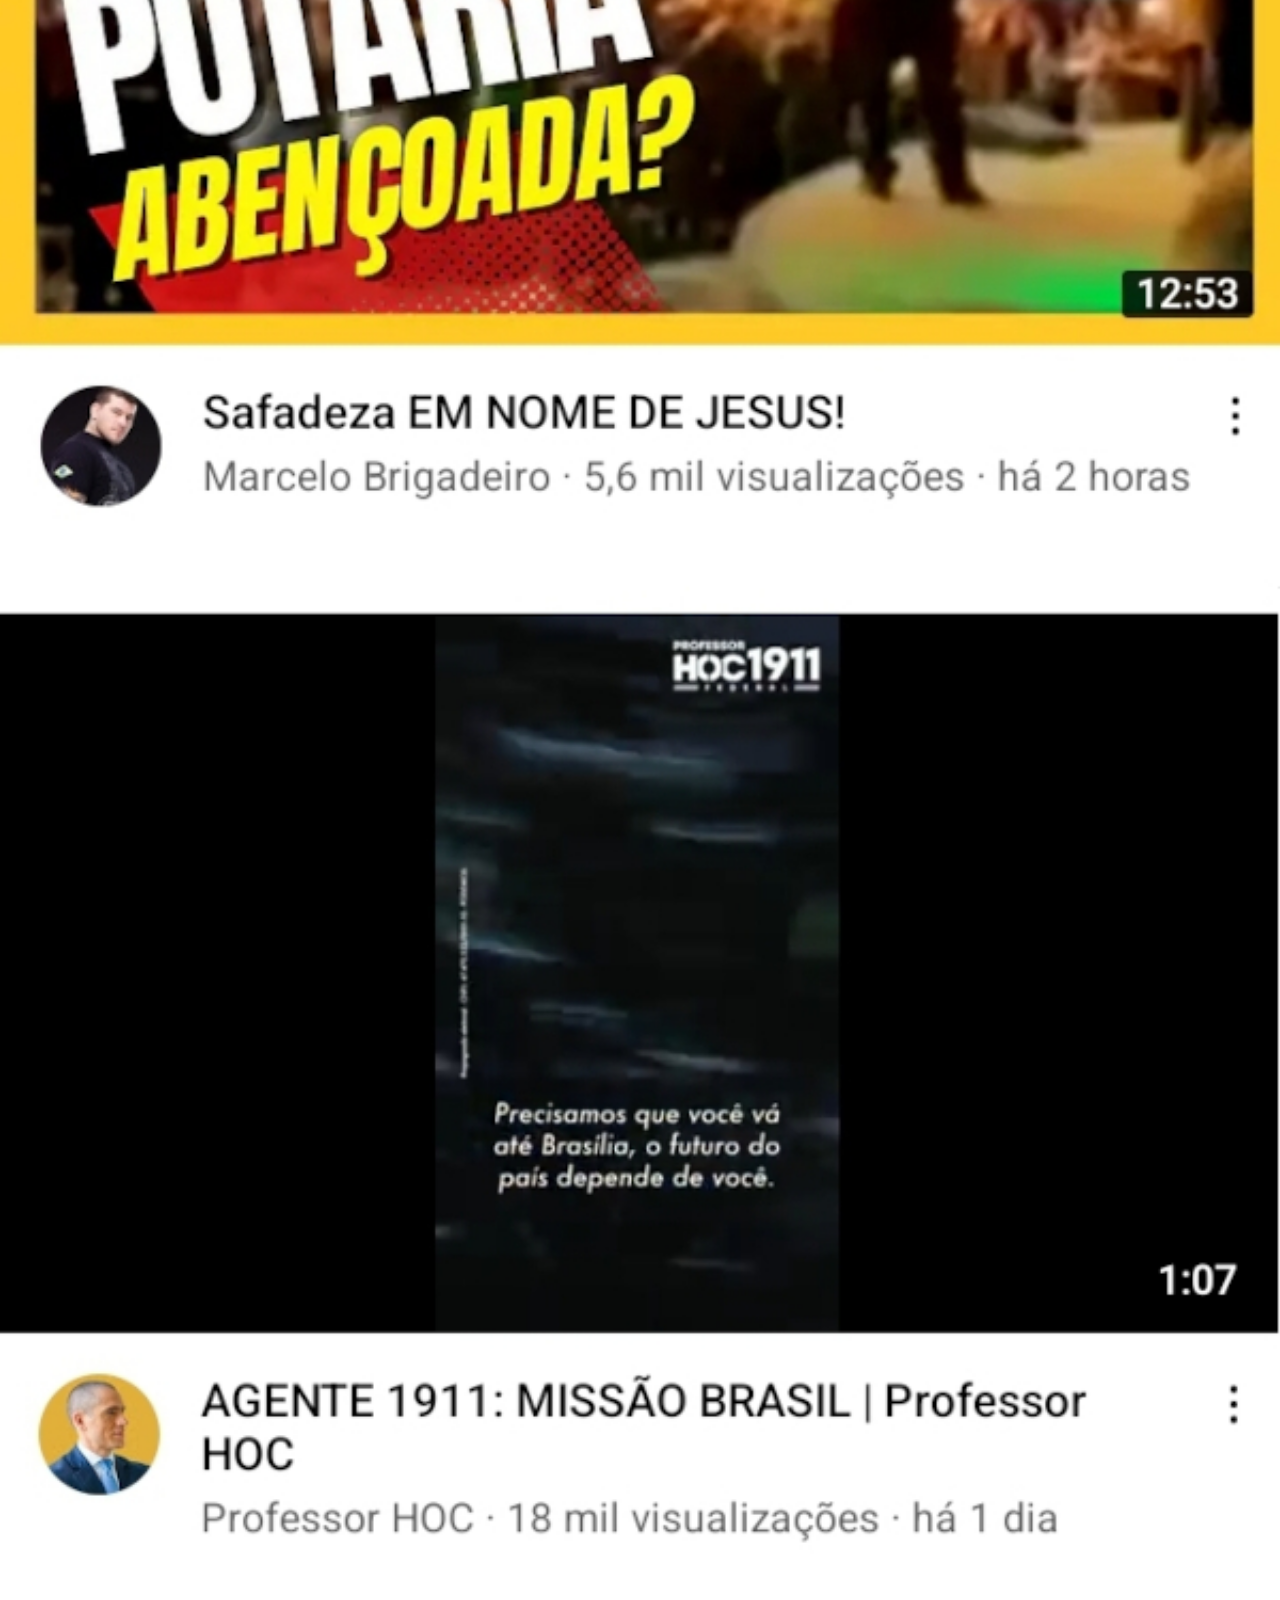
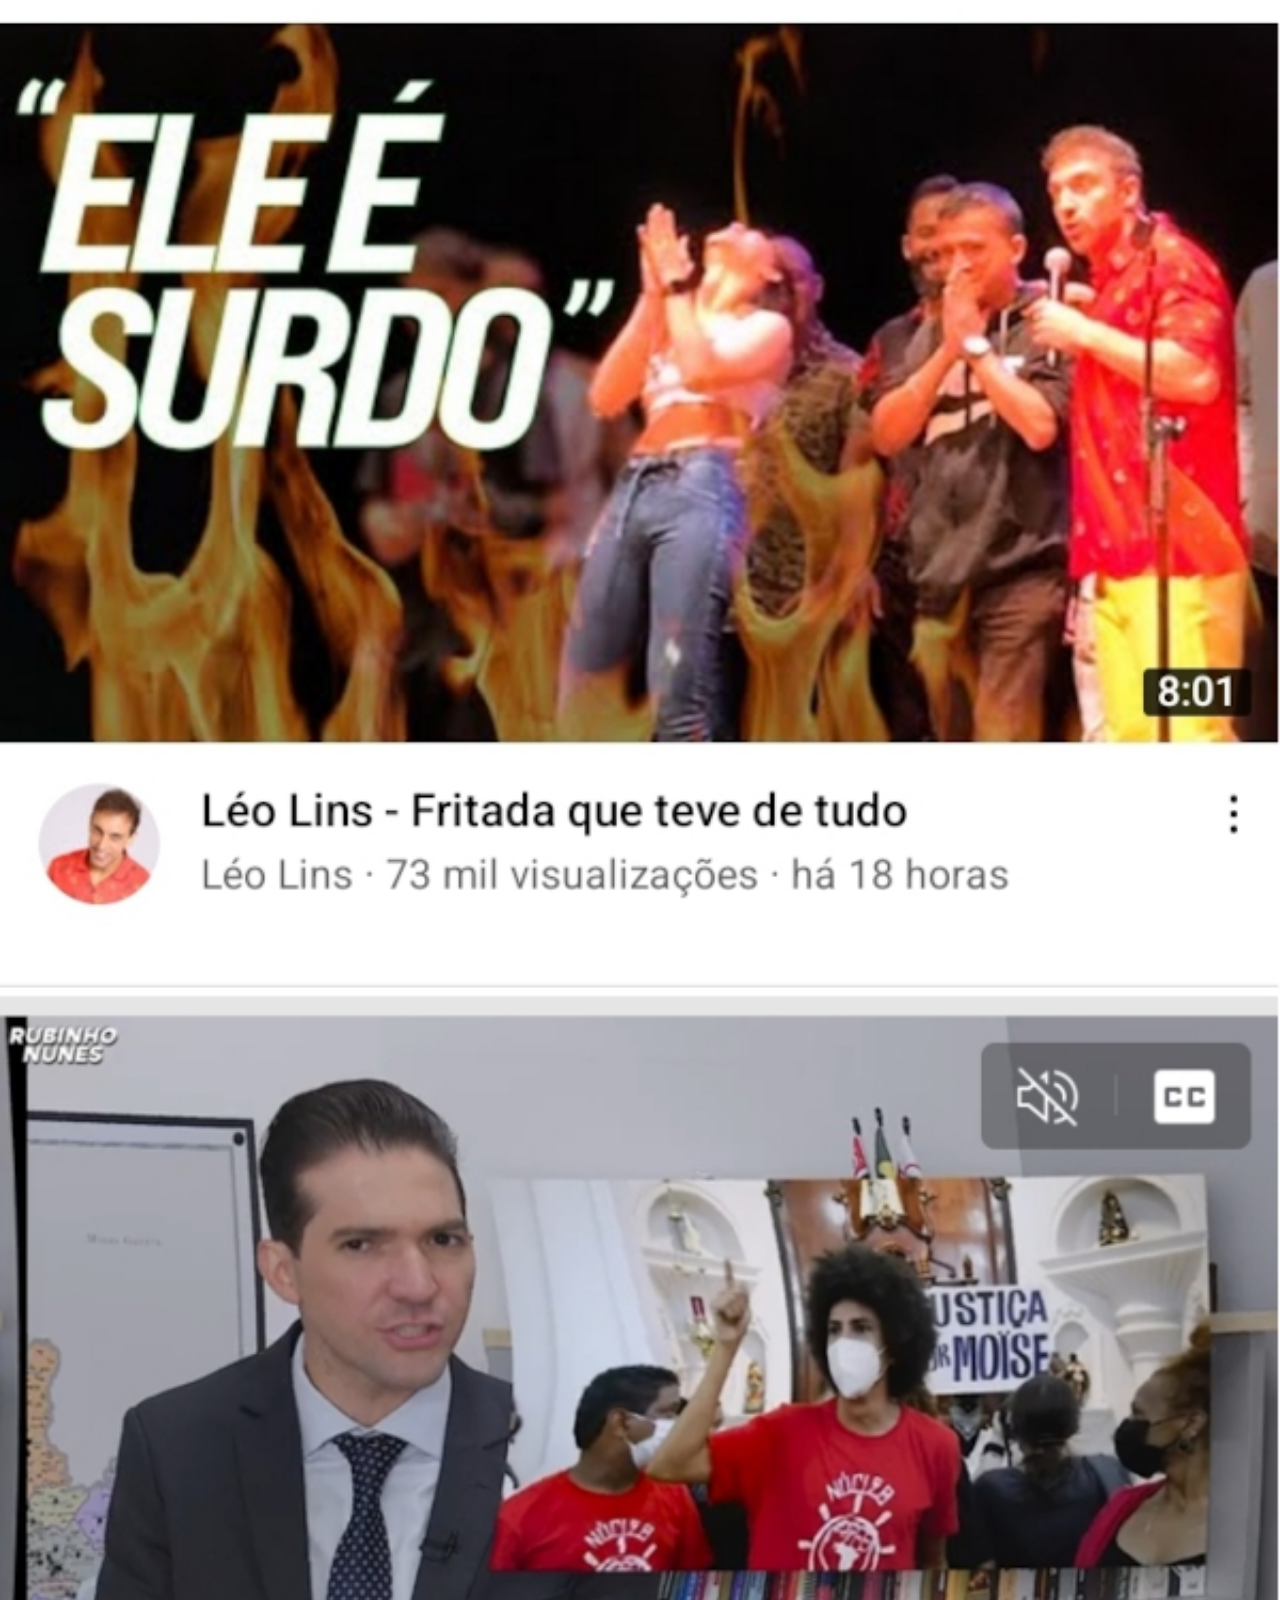
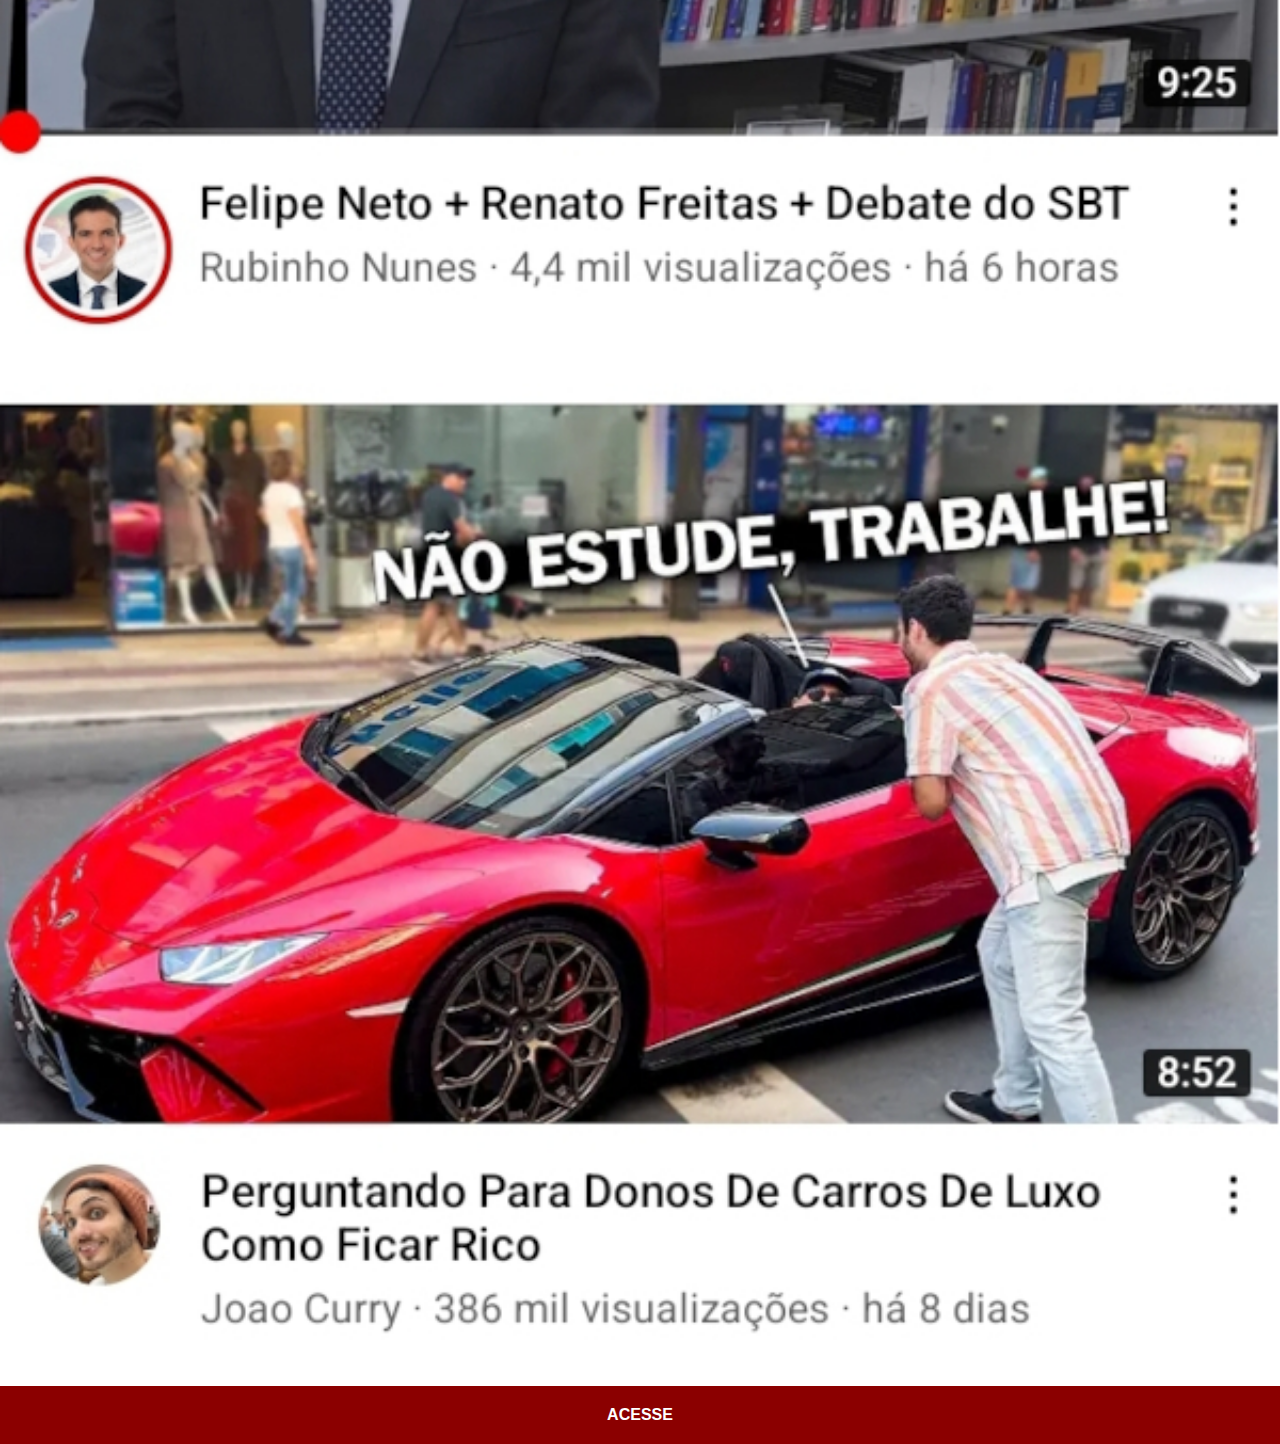
<file: youtube.html>
<!DOCTYPE html>
<html lang="pt-br">
<head>
    <meta charset="UTF-8">
    <meta http-equiv="X-UA-Compatible" content="IE=edge">
    <meta name="viewport" content="width=device-width, initial-scale=1.0">
    <title>YouTube</title>
    <style>
        *{
            margin: 0px;
            padding: 0px;
            font-family: Arial, Helvetica, sans-serif; 
        }

        ::-webkit-scrollbar{
            width: 0px;
            height: 0px;
        }

        img{
            width: 100vw;
        }
        a{
            display: block;
            background-color: darkred;
            padding: 20px;
            text-align: center;
            color: white;
            text-decoration: none;
            font-weight: bolder;
        }
        a:hover{
            text-decoration: underline;
        }
    </style>
</head>
<body>
    <img src="imagens/youtube.jpg" alt="YouTube">
    <a href="https://www.youtube.com/channel/UCA9FJjlA4NADjgFJQWW4ibA/featured" target="_blank">ACESSE</a>
</body>
</html>
</file>
<file: estilos/style.css>
@charset "UTF-8";

*{
    margin: 0px;
    padding: 0px;
    font-family: Arial, Helvetica, sans-serif;
}

html, body{
    height: 100vh;
    width: 100vw;
    background-color: black;
}

body{
    background: url(../imagens/fundo-madeira.jpg) no-repeat top center fixed;
    background-size: cover;
}

main{
    height: 100vh;
    position: relative;
}

section#telefone{
    position: absolute;
    top: 50%;
    left: 50%;
    transform: translate(-50%, -50%);
    height: 627px;
    width: 311px;
    background: url(../imagens/frame-iphone.png) no-repeat;
}

iframe#tela{
    position: relative;
    top: 81px;
    left: 22px;
    width: 267px;
    height: 470px;
}

section#redes-sociais{
    text-align: right;
}

section#redes-sociais img{
    width: 40px;
    margin: 10px;
    border-radius: 50%;
    box-shadow: 2px 2px 5px rgba(0, 0, 0, 0.404);
    box-sizing: border-box;
}
section#redes-sociais img:hover{
    border: 2px solid rgba(255, 255, 255, 0.600);
    transform: translate(-2px, -2px);
    box-shadow: 5px 5px 10px rgba(0, 0, 0, 0.600);
    transition: .1s;
}
</file>
